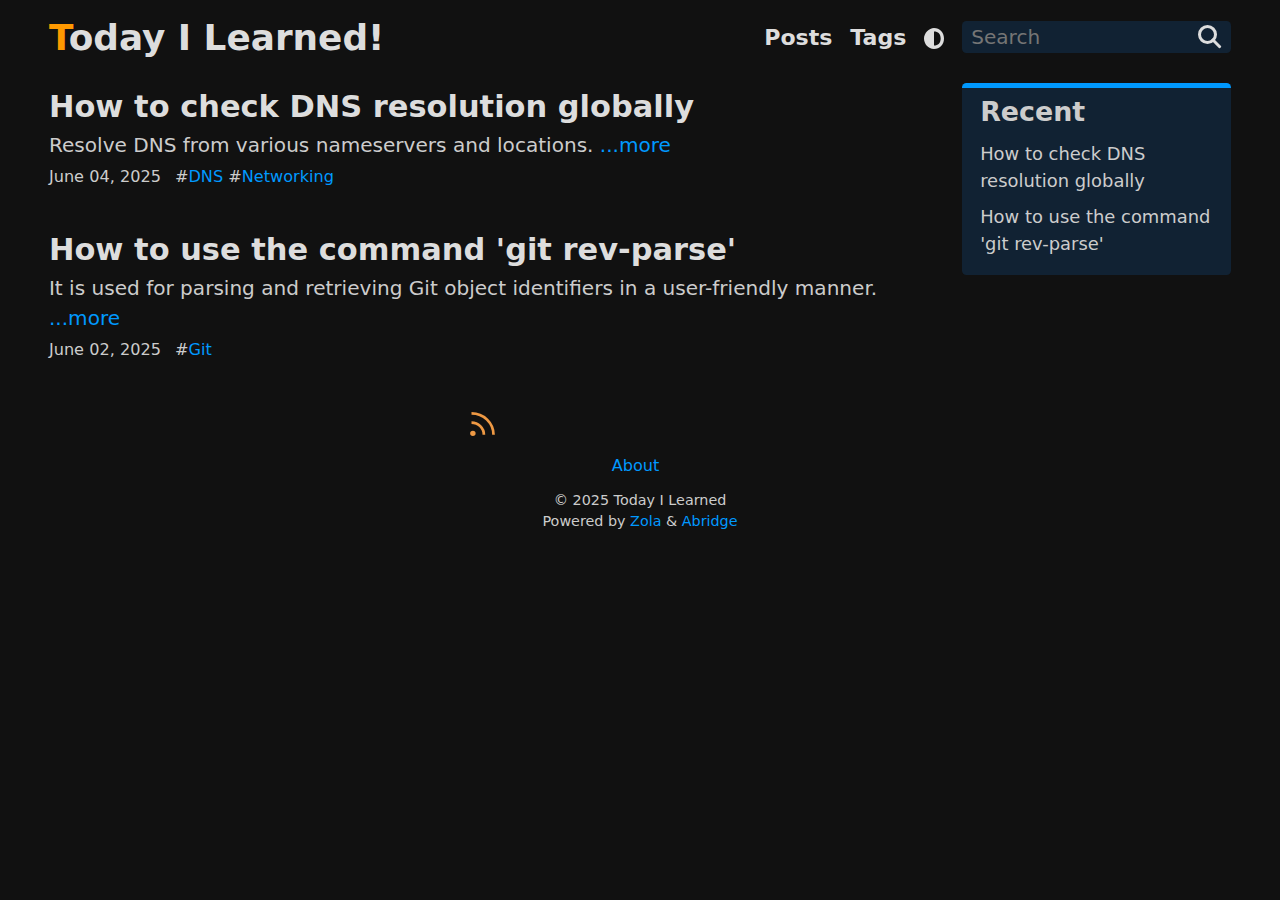
<file: index.html>
<!DOCTYPE html>
<html lang="en">
<head>
  <script src="https://gptparv.github.io/til/js/theme.min.js" integrity="sha384-pb++s6uBRKaQv+iAXpgA/H3IlpLZdO14tTwuCI7uXmz4aaZdByoCcM+6BhynMq/1"></script>
  <link rel="stylesheet" href="https://gptparv.github.io/til/abridge.css?h=13bb51e6f91ba948b2ca" />
  <meta charset="utf-8" />
  <meta http-equiv="x-ua-compatible" content="ie=edge" />
  <meta name="viewport" content="width=device-width, initial-scale=1" />
  <meta name="base" content="https://gptparv.github.io/til" />
  <meta name="HandheldFriendly" content="True" />
  <meta name="mobile-web-app-capable" content="yes" />
  <meta name="apple-mobile-web-app-capable" content="yes" />
  <meta name="apple-mobile-web-app-status-bar-style" content="default" />
  <meta name="theme-color" content="#333333" />
  <meta name="msapplication-TileColor" content="#333333" />
  <link rel="manifest" href="https://gptparv.github.io/til/manifest.min.json" />
  <link rel="mask-icon" href="https://gptparv.github.io/til/safari-pinned-tab.svg" color="#ff9900" />
  <link rel="icon" type="image/svg+xml" href="https://gptparv.github.io/til/favicon.svg" />
  <link rel="apple-touch-icon" sizes="180x180" href="https://gptparv.github.io/til/apple-touch-icon.png" />
  <link rel="icon" type="image/png" sizes="32x32" href="https://gptparv.github.io/til/favicon-32x32.png" />
  <link rel="icon" type="image/png" sizes="16x16" href="https://gptparv.github.io/til/favicon-16x16.png" />
  <link rel="alternate" type="application/atom+xml" title="Today I Learned Atom Feed" href="https://gptparv.github.io/til/atom.xml" />
  <meta name="robots" content="index, follow" />
  <meta name="googlebot" content="index, follow, max-snippet:-1, max-image-preview:large, max-video-preview:-1" />
  <meta name="bingbot" content="index, follow, max-snippet:-1, max-image-preview:large, max-video-preview:-1" />
  <title>Today I Learned | Fast, Lightweight, and Modern Zola Theme</title>
  <meta name="author" content="Parv G" />
  <meta name="copyright" content="Today I Learned" />
  <meta name="description" content="Developer journal to keep record of learnings and knowledge base." />
  <link rel="canonical" href="https://gptparv.github.io/til/" />
  <meta name="keywords" content="Abridge, Abridge.css, Zola, Theme, Zola Theme, getzola, Semantic Html, Fast, lightweight" />
  <meta name="google-site-verification" content="Your Google Site verification code." />
  <meta name="msvalidate.01" content="Your Bing Site verification code." />
  <meta property="og:url" content="https://gptparv.github.io/til/" />
  <meta name="twitter:url" content="https://gptparv.github.io/til/" />
  <meta property="og:description" content="Developer journal to keep record of learnings and knowledge base." />
  <meta name="twitter:description" content="Developer journal to keep record of learnings and knowledge base." />
  <meta property="og:title" content="Today I Learned" />
  <meta name="twitter:title" content="Today I Learned" />
  <meta name="twitter:card" content="summary_large_image" />
  <meta name="twitter:image" content="https://gptparv.github.io/til/banner.png" />
  <meta property="og:image" content="https://gptparv.github.io/til/banner.png" />
  <meta property="og:site_name" content="Today I Learned" />
  <meta property="og:locale" content="en_US" />
  <meta property="og:type" content="website" />
  <meta property="og:updated_time" content="2023-05-15T07:07:00-07:00" />
  <meta name="twitter:site" content="@your-user-name" />
  <meta name="twitter:creator" content="@your-user-name" />
  <script defer src="https://gptparv.github.io/til/js/abridge.min.js?h=e0f9a881a665c86cce9c" integrity="sha384-QF67y7RnPkuDrJNQqn3/7nYxqxWkW/qHI7zN0WTES1aXbf+TotoByRBb835fUE6U"></script>
  <noscript><link rel="stylesheet" href="https://gptparv.github.io/til/nojs.css" /></noscript>
</head>
<body>
  <header>
    <nav>
      <div><big><a href="https://gptparv.github.io/til" title="Today I Learned"><font color="#f90">T</font>oday I Learned!</a></big></div>
      <div>

        <div>
          <ul><li><a class="s110" href="https://gptparv.github.io/til/archive/"> Posts </a></li><li><a class="s110" href="https://gptparv.github.io/til/tags/"> Tags </a></li><li><i type="reset" id="mode" class="js svgs adjust"></i></ul>
        </div>

        <div>
          <div>
            <form autocomplete=off class="js" name="goSearch" id="searchbox">
              <div class="searchd">
                <input id="searchinput" type="text" placeholder="Search" title="Search" />
                <button type="submit" title="Search" class="svgs svgm search"></button>
              </div>
              <div class="results"><div id="suggestions"></div></div>
            </form>
          </div>
        </div>

      </div>
    </nav>
  </header>
  <main>
    <div>
      <article>
        <big><span class="s85"><a href="https://gptparv.github.io/til/bash/dns-check/">How to check DNS resolution globally</a></span></big>
        <div class="sum">
        <p>
          Resolve DNS from various nameservers and locations.
          <a href="https://gptparv.github.io/til/bash/dns-check/">
            ...more
          </a>
        </div>

        <span class="s90"> June 04, 2025 <span class="rpad"></span> #<a href="https://gptparv.github.io/til/tags/dns/">DNS</a>  #<a href="https://gptparv.github.io/til/tags/networking/">Networking</a> </span>
      </article>
      <article>
        <big><span class="s85"><a href="https://gptparv.github.io/til/git/rev-parse/">How to use the command 'git rev-parse'</a></span></big>
        <div class="sum">
        <p>
          It is used for parsing and retrieving Git object identifiers in a user-friendly manner.
          <a href="https://gptparv.github.io/til/git/rev-parse/">
            ...more
          </a>
        </div>

        <span class="s90"> June 02, 2025 <span class="rpad"></span> #<a href="https://gptparv.github.io/til/tags/git/">Git</a> </span>
      </article>
    </div>
    <div class="sblock">
      <div class="blockdiv sticky">
        <span class="b s150">Recent</span>
        <div class="tpad">
          <a href="https://gptparv.github.io/til/bash/dns-check/">How to check DNS resolution globally</a>
        </div>
        <div class="tpad">
          <a href="https://gptparv.github.io/til/git/rev-parse/">How to use the command 'git rev-parse'</a>
        </div>
      </div>
    </div>
  </main>
  <footer>
    <div class="c">
      <nav class="tpad"><div><a type="application/atom+xml" href="https://gptparv.github.io/til/atom.xml" target="_blank" title="Today I Learned Atom Feed"><i type="Button" class="svg rss" title="Today I Learned Atom Feed"></i></a><a class="js m-protected" href="#bmFtZUBleGFtcGxlLmNvbQ==" target="_blank" title="Mail"><i type="Button" class="svg mail" title="Mail"></i></a><a href="https://mastodon.example.com/@username" target="_blank" title="Mastodon" rel="me"><i type="Button" class="svg mastodon" title="Mastodon"></i></a><a href="https://matrix.example.com/" target="_blank" title="Element"><i type="Button" class="svg element" title="Element"></i></a><a href="https://github.com/your-user-name/" target="_blank" title="Github"><i type="Button" class="svg github" title="Github"></i></a><a href="https://www.instagram.com/your-user-name/" target="_blank" title="Instagram"><i type="Button" class="svg instagram" title="Instagram"></i></a><a href="https://www.youtube.com/channel&#x2F;your-channel-id" target="_blank" title="YouTube"><i type="Button" class="svg youtube" title="YouTube"></i></a><a href="https://www.twitch.tv/your-user-name/" target="_blank" title="Twitch"><i type="Button" class="svg twitch" title="Twitch"></i></a><a href="https://www.ko-fi.com/your-user-name/" target="_blank" title="Support me on Ko-fi"><i type="Button" class="svg kofi" title="Support me on Ko-fi"></i></a></div></nav>
      <nav class="vpad">
        <a class="rpad s90" href="https://gptparv.github.io/til/about/"> About </a>
      </nav>
      <p class="s80"> &copy; <span id="year">2025</span> Today I Learned</p>
      <p class="s80">Powered by <a href="https://www.getzola.org/" target="_blank">Zola</a> & <a href="https://github.com/jieiku/abridge/" target="_blank">Abridge</a></p>
    </div>
  </footer>
</body>
</html>
</file>
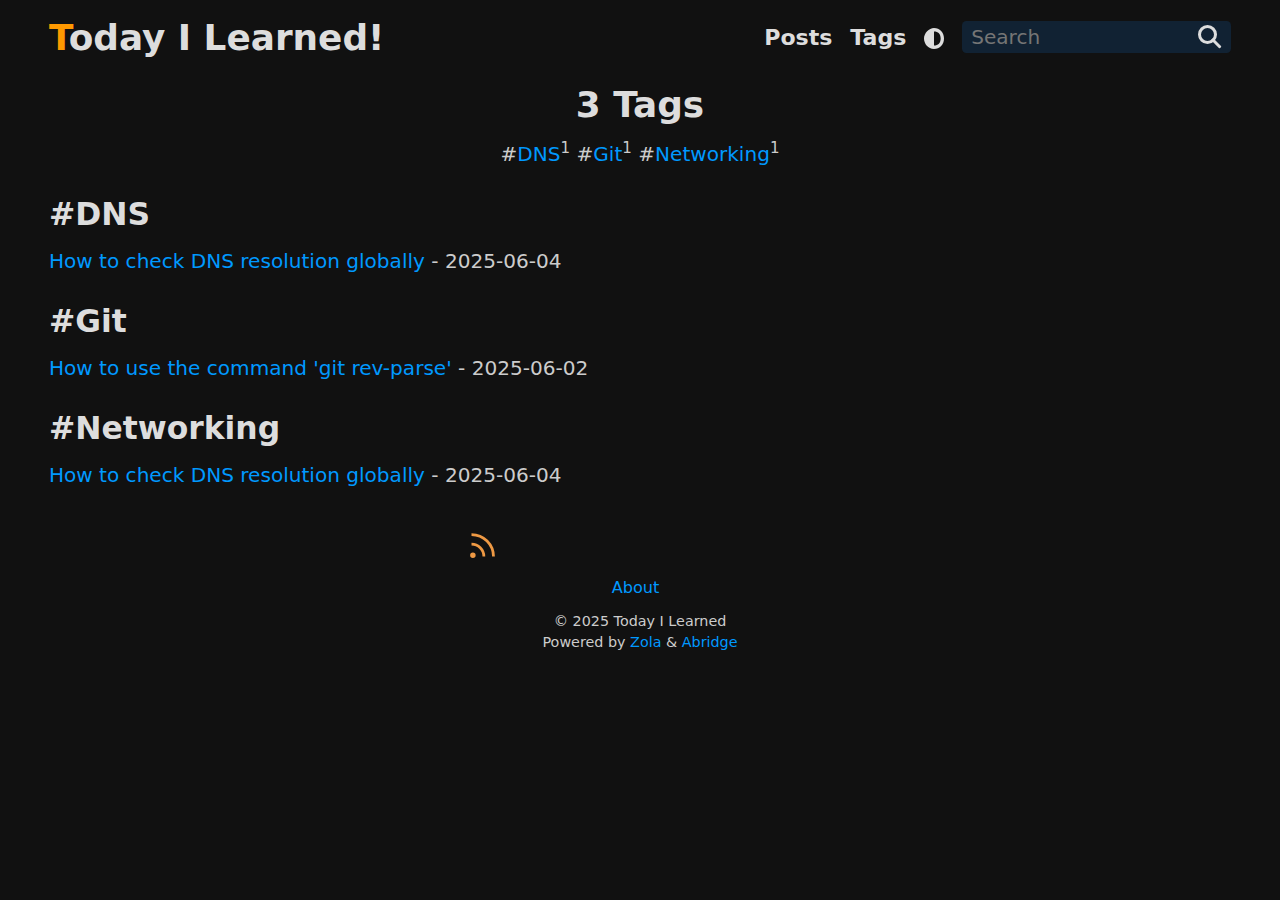
<file: tags/index.html>
<!DOCTYPE html>
<html lang="en">
<head>
  <script src="https://gptparv.github.io/til/js/theme.min.js" integrity="sha384-pb++s6uBRKaQv+iAXpgA/H3IlpLZdO14tTwuCI7uXmz4aaZdByoCcM+6BhynMq/1"></script>
  <link rel="stylesheet" href="https://gptparv.github.io/til/abridge.css?h=13bb51e6f91ba948b2ca" />
  <meta charset="utf-8" />
  <meta http-equiv="x-ua-compatible" content="ie=edge" />
  <meta name="viewport" content="width=device-width, initial-scale=1" />
  <meta name="base" content="https://gptparv.github.io/til" />
  <meta name="HandheldFriendly" content="True" />
  <meta name="mobile-web-app-capable" content="yes" />
  <meta name="apple-mobile-web-app-capable" content="yes" />
  <meta name="apple-mobile-web-app-status-bar-style" content="default" />
  <meta name="theme-color" content="#333333" />
  <meta name="msapplication-TileColor" content="#333333" />
  <link rel="manifest" href="https://gptparv.github.io/til/manifest.min.json" />
  <link rel="mask-icon" href="https://gptparv.github.io/til/safari-pinned-tab.svg" color="#ff9900" />
  <link rel="icon" type="image/svg+xml" href="https://gptparv.github.io/til/favicon.svg" />
  <link rel="apple-touch-icon" sizes="180x180" href="https://gptparv.github.io/til/apple-touch-icon.png" />
  <link rel="icon" type="image/png" sizes="32x32" href="https://gptparv.github.io/til/favicon-32x32.png" />
  <link rel="icon" type="image/png" sizes="16x16" href="https://gptparv.github.io/til/favicon-16x16.png" />
  <link rel="alternate" type="application/atom+xml" title="Today I Learned Atom Feed" href="https://gptparv.github.io/til/atom.xml" />
  <meta name="robots" content="index, follow" />
  <meta name="googlebot" content="index, follow, max-snippet:-1, max-image-preview:large, max-video-preview:-1" />
  <meta name="bingbot" content="index, follow, max-snippet:-1, max-image-preview:large, max-video-preview:-1" />
  <title>Tags | Today I Learned</title>
  <meta name="author" content="Parv G" />
  <meta name="copyright" content="Today I Learned" />
  <meta name="description" content="Developer journal to keep record of learnings and knowledge base." />
  <link rel="canonical" href="https://gptparv.github.io/til/tags/" />
  <meta name="keywords" content="Abridge, Abridge.css, Zola, Theme, Zola Theme, getzola, Semantic Html, Fast, lightweight" />
  <meta name="google-site-verification" content="Your Google Site verification code." />
  <meta name="msvalidate.01" content="Your Bing Site verification code." />
  <meta property="og:url" content="https://gptparv.github.io/til/tags/" />
  <meta name="twitter:url" content="https://gptparv.github.io/til/tags/" />
  <meta property="og:description" content="Developer journal to keep record of learnings and knowledge base." />
  <meta name="twitter:description" content="Developer journal to keep record of learnings and knowledge base." />
  <meta property="og:title" content="Today I Learned" />
  <meta name="twitter:title" content="Today I Learned" />
  <meta name="twitter:card" content="summary_large_image" />
  <meta name="twitter:image" content="https://gptparv.github.io/til/banner.png" />
  <meta property="og:image" content="https://gptparv.github.io/til/banner.png" />
  <meta property="og:site_name" content="Today I Learned" />
  <meta property="og:locale" content="en_US" />
  <meta property="og:type" content="website" />
  <meta property="og:updated_time" content="2023-05-15T07:07:00-07:00" />
  <meta name="twitter:site" content="@your-user-name" />
  <meta name="twitter:creator" content="@your-user-name" />
  <script defer src="https://gptparv.github.io/til/js/abridge.min.js?h=e0f9a881a665c86cce9c" integrity="sha384-QF67y7RnPkuDrJNQqn3/7nYxqxWkW/qHI7zN0WTES1aXbf+TotoByRBb835fUE6U"></script>
  <noscript><link rel="stylesheet" href="https://gptparv.github.io/til/nojs.css" /></noscript>
</head>
<body>
  <header>
    <nav>
      <div><big><a href="https://gptparv.github.io/til" title="Today I Learned"><font color="#f90">T</font>oday I Learned!</a></big></div>
      <div>

        <div>
          <ul><li><a class="s110" href="https://gptparv.github.io/til/archive/"> Posts </a></li><li><a class="s110" href="https://gptparv.github.io/til/tags/"> Tags </a></li><li><i type="reset" id="mode" class="js svgs adjust"></i></ul>
        </div>

        <div>
          <div>
            <form autocomplete=off class="js" name="goSearch" id="searchbox">
              <div class="searchd">
                <input id="searchinput" type="text" placeholder="Search" title="Search" />
                <button type="submit" title="Search" class="svgs svgm search"></button>
              </div>
              <div class="results"><div id="suggestions"></div></div>
            </form>
          </div>
        </div>

      </div>
    </nav>
  </header>
  <main>
    <div>
      <div class="c">
        <h1>3 Tags </h1>
        <p> #<a href="#DNS">DNS</a><sup>1</sup>  #<a href="#Git">Git</a><sup>1</sup>  #<a href="#Networking">Networking</a><sup>1</sup> </p>
      </div>
      <h2 class="tpad" id="DNS">#<a href="https://gptparv.github.io/til/tags/dns/">DNS</a></h2>
      <p><a href="https://gptparv.github.io/til/bash/dns-check/">How to check DNS resolution globally</a> - <time datetime="2025-06-04">2025-06-04</time></p>
      <h2 class="tpad" id="Git">#<a href="https://gptparv.github.io/til/tags/git/">Git</a></h2>
      <p><a href="https://gptparv.github.io/til/git/rev-parse/">How to use the command &#x27;git rev-parse&#x27;</a> - <time datetime="2025-06-02">2025-06-02</time></p>
      <h2 class="tpad" id="Networking">#<a href="https://gptparv.github.io/til/tags/networking/">Networking</a></h2>
      <p><a href="https://gptparv.github.io/til/bash/dns-check/">How to check DNS resolution globally</a> - <time datetime="2025-06-04">2025-06-04</time></p>
    </div>
  </main>
  <footer>
    <div class="c">
      <nav class="tpad"><div><a type="application/atom+xml" href="https://gptparv.github.io/til/atom.xml" target="_blank" title="Today I Learned Atom Feed"><i type="Button" class="svg rss" title="Today I Learned Atom Feed"></i></a><a class="js m-protected" href="#bmFtZUBleGFtcGxlLmNvbQ==" target="_blank" title="Mail"><i type="Button" class="svg mail" title="Mail"></i></a><a href="https://mastodon.example.com/@username" target="_blank" title="Mastodon" rel="me"><i type="Button" class="svg mastodon" title="Mastodon"></i></a><a href="https://matrix.example.com/" target="_blank" title="Element"><i type="Button" class="svg element" title="Element"></i></a><a href="https://github.com/your-user-name/" target="_blank" title="Github"><i type="Button" class="svg github" title="Github"></i></a><a href="https://www.instagram.com/your-user-name/" target="_blank" title="Instagram"><i type="Button" class="svg instagram" title="Instagram"></i></a><a href="https://www.youtube.com/channel&#x2F;your-channel-id" target="_blank" title="YouTube"><i type="Button" class="svg youtube" title="YouTube"></i></a><a href="https://www.twitch.tv/your-user-name/" target="_blank" title="Twitch"><i type="Button" class="svg twitch" title="Twitch"></i></a><a href="https://www.ko-fi.com/your-user-name/" target="_blank" title="Support me on Ko-fi"><i type="Button" class="svg kofi" title="Support me on Ko-fi"></i></a></div></nav>
      <nav class="vpad">
        <a class="rpad s90" href="https://gptparv.github.io/til/about/"> About </a>
      </nav>
      <p class="s80"> &copy; <span id="year">2025</span> Today I Learned</p>
      <p class="s80">Powered by <a href="https://www.getzola.org/" target="_blank">Zola</a> & <a href="https://github.com/jieiku/abridge/" target="_blank">Abridge</a></p>
    </div>
  </footer>
</body>
</html>
</file>
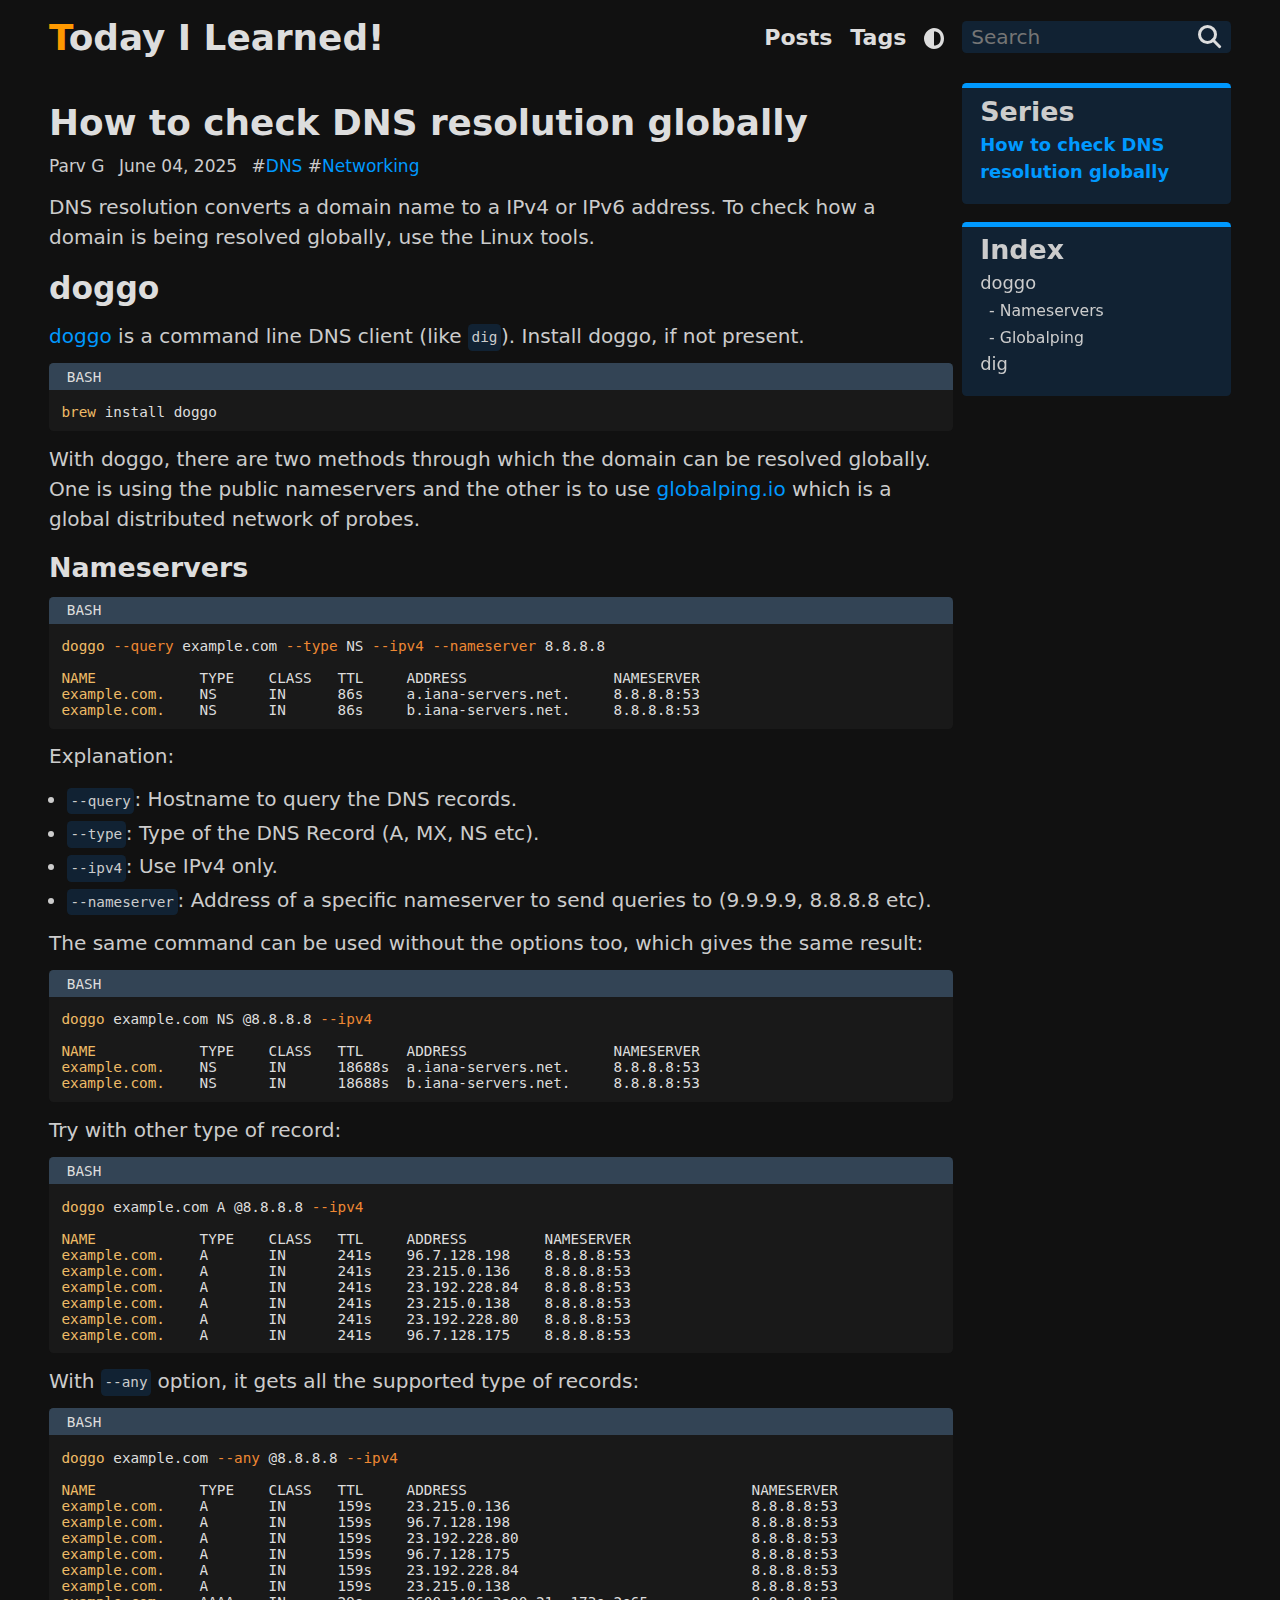
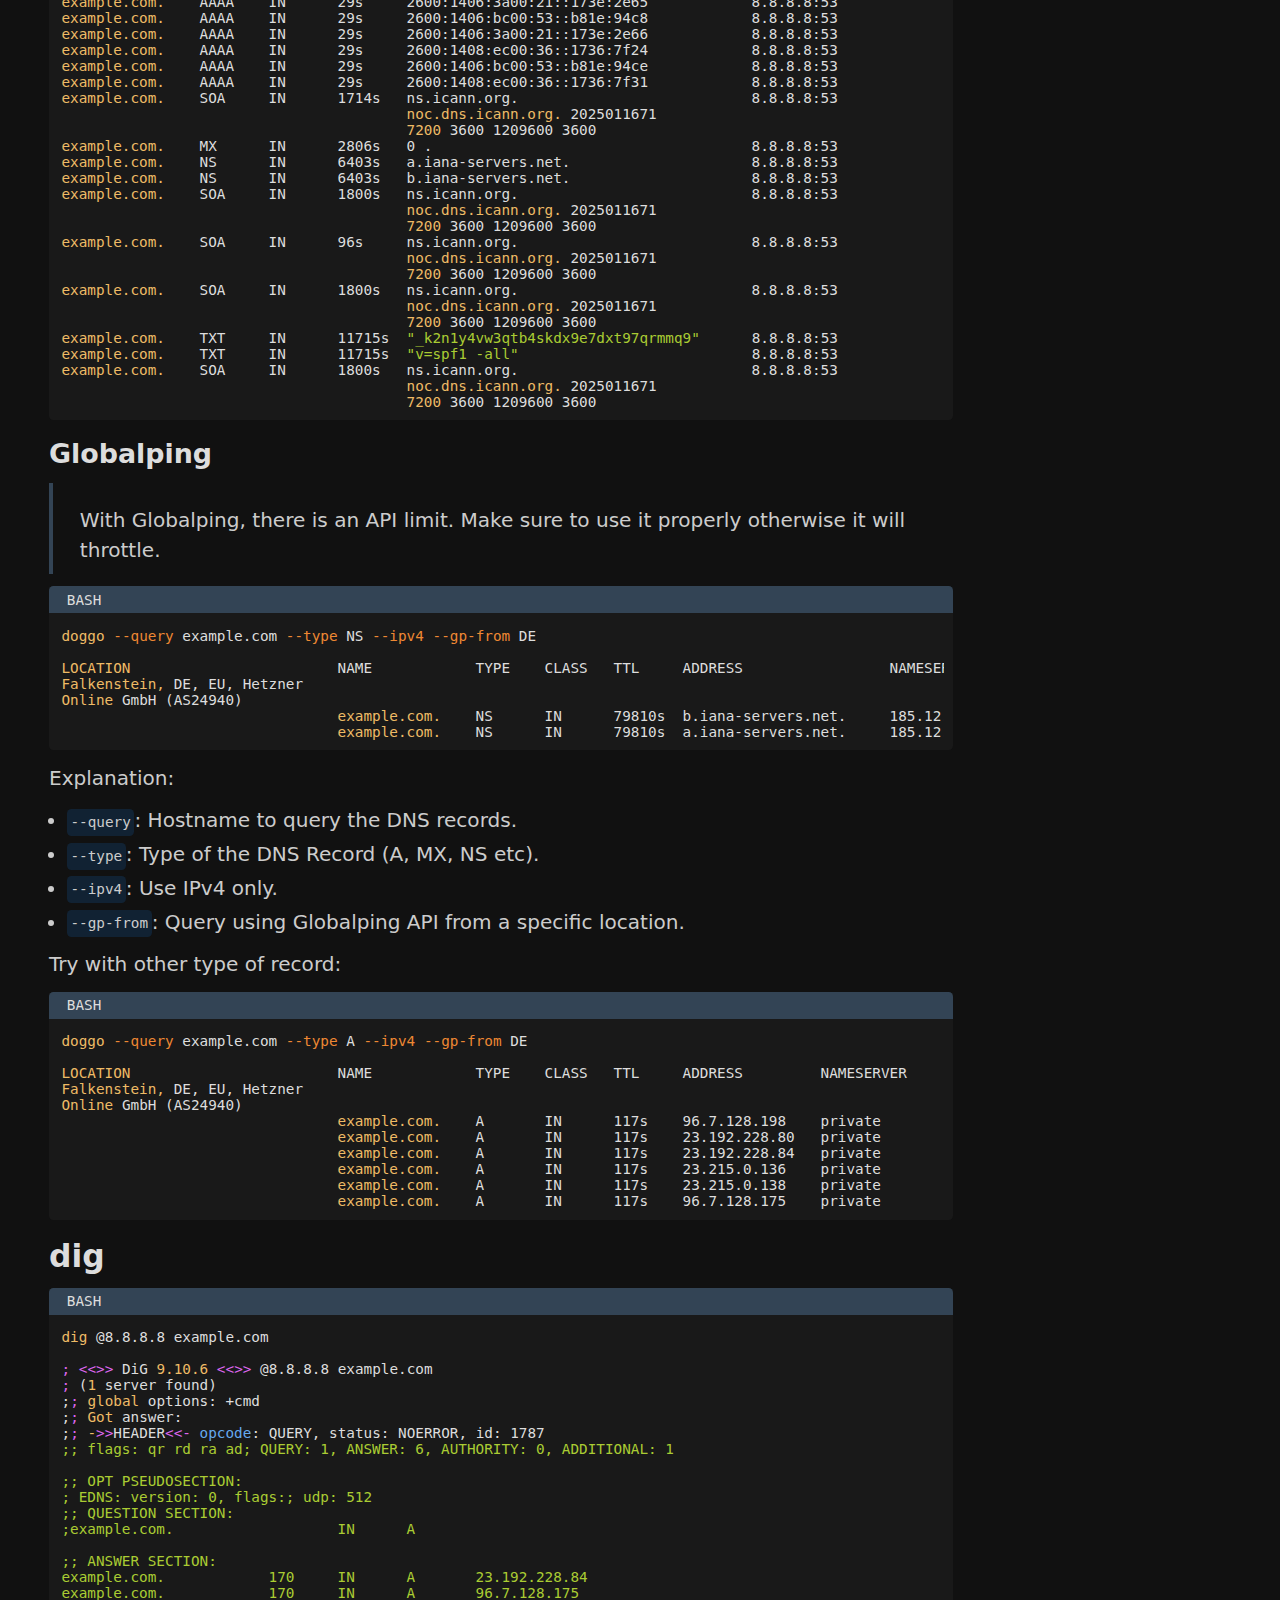
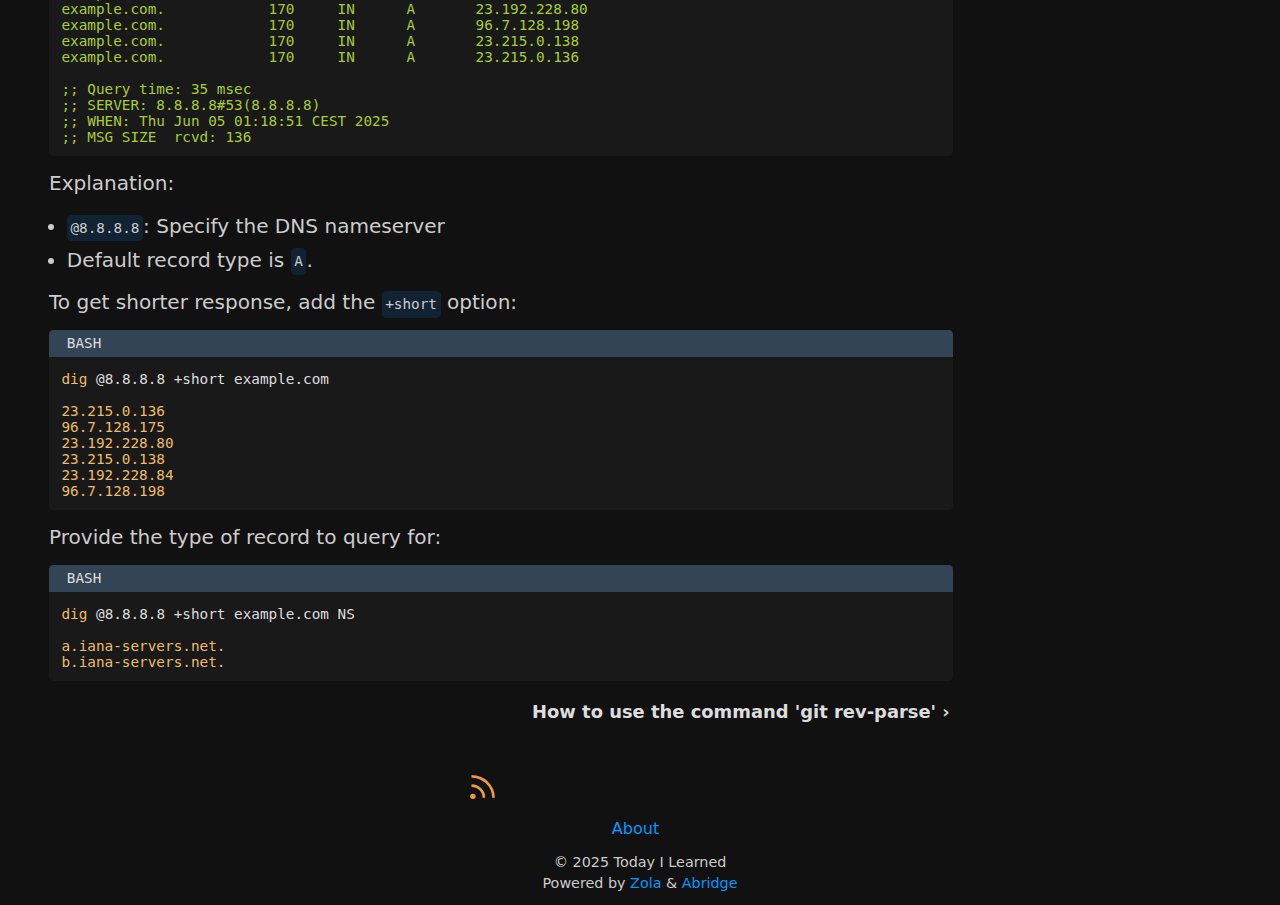
<file: bash/dns-check/index.html>
<!DOCTYPE html>
<html lang="en">
<head>
  <script src="https://gptparv.github.io/til/js/theme.min.js" integrity="sha384-pb++s6uBRKaQv+iAXpgA/H3IlpLZdO14tTwuCI7uXmz4aaZdByoCcM+6BhynMq/1"></script>
  <link rel="stylesheet" href="https://gptparv.github.io/til/abridge.css?h=13bb51e6f91ba948b2ca" />
  <meta charset="utf-8" />
  <meta http-equiv="x-ua-compatible" content="ie=edge" />
  <meta name="viewport" content="width=device-width, initial-scale=1" />
  <meta name="base" content="https://gptparv.github.io/til" />
  <meta name="HandheldFriendly" content="True" />
  <meta name="mobile-web-app-capable" content="yes" />
  <meta name="apple-mobile-web-app-capable" content="yes" />
  <meta name="apple-mobile-web-app-status-bar-style" content="default" />
  <meta name="theme-color" content="#333333" />
  <meta name="msapplication-TileColor" content="#333333" />
  <link rel="manifest" href="https://gptparv.github.io/til/manifest.min.json" />
  <link rel="mask-icon" href="https://gptparv.github.io/til/safari-pinned-tab.svg" color="#ff9900" />
  <link rel="icon" type="image/svg+xml" href="https://gptparv.github.io/til/favicon.svg" />
  <link rel="apple-touch-icon" sizes="180x180" href="https://gptparv.github.io/til/apple-touch-icon.png" />
  <link rel="icon" type="image/png" sizes="32x32" href="https://gptparv.github.io/til/favicon-32x32.png" />
  <link rel="icon" type="image/png" sizes="16x16" href="https://gptparv.github.io/til/favicon-16x16.png" />
  <link rel="alternate" type="application/atom+xml" title="Today I Learned Atom Feed" href="https://gptparv.github.io/til/atom.xml" />
  <meta name="robots" content="index, follow" />
  <meta name="googlebot" content="index, follow, max-snippet:-1, max-image-preview:large, max-video-preview:-1" />
  <meta name="bingbot" content="index, follow, max-snippet:-1, max-image-preview:large, max-video-preview:-1" />
  <title>How to check DNS resolution globally | Today I Learned</title>
  <meta name="author" content="Parv G" />
  <meta name="copyright" content="Today I Learned" />
  <meta name="description" content="Resolve DNS from various nameservers and locations." />
  <link rel="canonical" href="https://gptparv.github.io/til/bash/dns-check/" />
  <meta name="keywords" content="DNS, Abridge, Abridge.css, Zola, Theme, Zola Theme, getzola, Semantic Html, Fast, lightweight" />
  <meta name="google-site-verification" content="Your Google Site verification code." />
  <meta name="msvalidate.01" content="Your Bing Site verification code." />
  <meta property="og:url" content="https://gptparv.github.io/til/bash/dns-check/" />
  <meta name="twitter:url" content="https://gptparv.github.io/til/bash/dns-check/" />
  <meta property="og:description" content="Resolve DNS from various nameservers and locations." />
  <meta name="twitter:description" content="Resolve DNS from various nameservers and locations." />
  <meta property="og:title" content="How to check DNS resolution globally | Today I Learned" />
  <meta name="twitter:title" content="How to check DNS resolution globally | Today I Learned" />
  <meta name="twitter:card" content="summary_large_image" />
  <meta name="twitter:image" content="https://gptparv.github.io/til/banner.png" />
  <meta property="og:image" content="https://gptparv.github.io/til/banner.png" />
  <meta property="og:site_name" content="Today I Learned" />
  <meta property="og:locale" content="en_US" />
  <meta property="og:type" content="website" />
  <meta property="og:updated_time" content="2025-06-04" />
  <meta name="twitter:site" content="@your-user-name" />
  <meta name="twitter:creator" content="@your-user-name" />
  <script defer src="https://gptparv.github.io/til/js/abridge.min.js?h=e0f9a881a665c86cce9c" integrity="sha384-QF67y7RnPkuDrJNQqn3/7nYxqxWkW/qHI7zN0WTES1aXbf+TotoByRBb835fUE6U"></script>
  <noscript><link rel="stylesheet" href="https://gptparv.github.io/til/nojs.css" /></noscript>
</head>
<body>
  <header>
    <nav>
      <div><big><a href="https://gptparv.github.io/til" title="Today I Learned"><font color="#f90">T</font>oday I Learned!</a></big></div>
      <div>

        <div>
          <ul><li><a class="s110" href="https://gptparv.github.io/til/archive/"> Posts </a></li><li><a class="s110" href="https://gptparv.github.io/til/tags/"> Tags </a></li><li><i type="reset" id="mode" class="js svgs adjust"></i></ul>
        </div>

        <div>
          <div>
            <form autocomplete=off class="js" name="goSearch" id="searchbox">
              <div class="searchd">
                <input id="searchinput" type="text" placeholder="Search" title="Search" />
                <button type="submit" title="Search" class="svgs svgm search"></button>
              </div>
              <div class="results"><div id="suggestions"></div></div>
            </form>
          </div>
        </div>

      </div>
    </nav>
  </header>
  <main>
    <article>
      <h1><a href="https://gptparv.github.io/til/bash/dns-check/">How to check DNS resolution globally</a></h1>

      <span class="s95"> Parv G <span class="rpad"></span> June 04, 2025 <span class="rpad"></span> #<a href="https://gptparv.github.io/til/tags/dns/">DNS</a>  #<a href="https://gptparv.github.io/til/tags/networking/">Networking</a> </span>

    
        <div class="block">
      <div class="blockdiv">
        <a class="b s150" href="https://gptparv.github.io/til/tags/networking/">Networking (Series)</a><br>
            <a class="scur" href="https://gptparv.github.io/til/bash/dns-check/">How to check DNS resolution globally</a><br> 
          
      </div>
    </div>


<p>DNS resolution converts a domain name to a IPv4 or IPv6 address. To check how a domain is being resolved globally, use the Linux tools.</p>
<h2 id="doggo">doggo</h2>
<p><a rel="noopener" target="_blank" href="https://github.com/mr-karan/doggo">doggo</a> is a command line DNS client (like <code>dig</code>). Install doggo, if not present.</p>
<pre data-lang="bash" class="language-bash z-code"><code class="language-bash" data-lang="bash"><span class="z-source z-shell z-bash"><span class="z-meta z-function-call z-shell"><span class="z-variable z-function z-shell">brew</span></span><span class="z-meta z-function-call z-arguments z-shell"> install doggo</span>
</span></code></pre>
<p>With doggo, there are two methods through which the domain can be resolved globally. One is using the public nameservers and the other is to use <a rel="noopener" target="_blank" href="https://globalping.io/">globalping.io</a> which is a global distributed network of probes.</p>
<h3 id="nameservers">Nameservers</h3>
<pre data-lang="bash" class="language-bash z-code"><code class="language-bash" data-lang="bash"><span class="z-source z-shell z-bash"><span class="z-meta z-function-call z-shell"><span class="z-variable z-function z-shell">doggo</span></span><span class="z-meta z-function-call z-arguments z-shell"><span class="z-variable z-parameter z-option z-shell"><span class="z-punctuation z-definition z-parameter z-shell"> --</span>query</span> example.com<span class="z-variable z-parameter z-option z-shell"><span class="z-punctuation z-definition z-parameter z-shell"> --</span>type</span> NS<span class="z-variable z-parameter z-option z-shell"><span class="z-punctuation z-definition z-parameter z-shell"> --</span>ipv4</span><span class="z-variable z-parameter z-option z-shell"><span class="z-punctuation z-definition z-parameter z-shell"> --</span>nameserver</span> 8.8.8.8</span>
</span><span class="z-source z-shell z-bash">
</span><span class="z-source z-shell z-bash"><span class="z-meta z-function-call z-shell"><span class="z-variable z-function z-shell">NAME</span></span><span class="z-meta z-function-call z-arguments z-shell">            TYPE    CLASS   TTL     ADDRESS                 NAMESERVER </span>
</span><span class="z-source z-shell z-bash"><span class="z-meta z-function-call z-shell"><span class="z-variable z-function z-shell">example.com.</span></span><span class="z-meta z-function-call z-arguments z-shell">    NS      IN      86s     a.iana-servers.net.     8.8.8.8:53</span>
</span><span class="z-source z-shell z-bash"><span class="z-meta z-function-call z-shell"><span class="z-variable z-function z-shell">example.com.</span></span><span class="z-meta z-function-call z-arguments z-shell">    NS      IN      86s     b.iana-servers.net.     8.8.8.8:53</span>
</span></code></pre>
<p>Explanation:</p>
<ul>
<li><code>--query</code>: Hostname to query the DNS records.</li>
<li><code>--type</code>: Type of the DNS Record (A, MX, NS etc).</li>
<li><code>--ipv4</code>: Use IPv4 only.</li>
<li><code>--nameserver</code>: Address of a specific nameserver to send queries to (9.9.9.9, 8.8.8.8 etc).</li>
</ul>
<p>The same command can be used without the options too, which gives the same result:</p>
<pre data-lang="bash" class="language-bash z-code"><code class="language-bash" data-lang="bash"><span class="z-source z-shell z-bash"><span class="z-meta z-function-call z-shell"><span class="z-variable z-function z-shell">doggo</span></span><span class="z-meta z-function-call z-arguments z-shell"> example.com NS @8.8.8.8<span class="z-variable z-parameter z-option z-shell"><span class="z-punctuation z-definition z-parameter z-shell"> --</span>ipv4</span></span>
</span><span class="z-source z-shell z-bash">
</span><span class="z-source z-shell z-bash"><span class="z-meta z-function-call z-shell"><span class="z-variable z-function z-shell">NAME</span></span><span class="z-meta z-function-call z-arguments z-shell">            TYPE    CLASS   TTL     ADDRESS                 NAMESERVER </span>
</span><span class="z-source z-shell z-bash"><span class="z-meta z-function-call z-shell"><span class="z-variable z-function z-shell">example.com.</span></span><span class="z-meta z-function-call z-arguments z-shell">    NS      IN      18688s  a.iana-servers.net.     8.8.8.8:53</span>
</span><span class="z-source z-shell z-bash"><span class="z-meta z-function-call z-shell"><span class="z-variable z-function z-shell">example.com.</span></span><span class="z-meta z-function-call z-arguments z-shell">    NS      IN      18688s  b.iana-servers.net.     8.8.8.8:53</span>
</span></code></pre>
<p>Try with other type of record:</p>
<pre data-lang="bash" class="language-bash z-code"><code class="language-bash" data-lang="bash"><span class="z-source z-shell z-bash"><span class="z-meta z-function-call z-shell"><span class="z-variable z-function z-shell">doggo</span></span><span class="z-meta z-function-call z-arguments z-shell"> example.com A @8.8.8.8<span class="z-variable z-parameter z-option z-shell"><span class="z-punctuation z-definition z-parameter z-shell"> --</span>ipv4</span></span>
</span><span class="z-source z-shell z-bash">
</span><span class="z-source z-shell z-bash"><span class="z-meta z-function-call z-shell"><span class="z-variable z-function z-shell">NAME</span></span><span class="z-meta z-function-call z-arguments z-shell">            TYPE    CLASS   TTL     ADDRESS         NAMESERVER </span>
</span><span class="z-source z-shell z-bash"><span class="z-meta z-function-call z-shell"><span class="z-variable z-function z-shell">example.com.</span></span><span class="z-meta z-function-call z-arguments z-shell">    A       IN      241s    96.7.128.198    8.8.8.8:53</span>
</span><span class="z-source z-shell z-bash"><span class="z-meta z-function-call z-shell"><span class="z-variable z-function z-shell">example.com.</span></span><span class="z-meta z-function-call z-arguments z-shell">    A       IN      241s    23.215.0.136    8.8.8.8:53</span>
</span><span class="z-source z-shell z-bash"><span class="z-meta z-function-call z-shell"><span class="z-variable z-function z-shell">example.com.</span></span><span class="z-meta z-function-call z-arguments z-shell">    A       IN      241s    23.192.228.84   8.8.8.8:53</span>
</span><span class="z-source z-shell z-bash"><span class="z-meta z-function-call z-shell"><span class="z-variable z-function z-shell">example.com.</span></span><span class="z-meta z-function-call z-arguments z-shell">    A       IN      241s    23.215.0.138    8.8.8.8:53</span>
</span><span class="z-source z-shell z-bash"><span class="z-meta z-function-call z-shell"><span class="z-variable z-function z-shell">example.com.</span></span><span class="z-meta z-function-call z-arguments z-shell">    A       IN      241s    23.192.228.80   8.8.8.8:53</span>
</span><span class="z-source z-shell z-bash"><span class="z-meta z-function-call z-shell"><span class="z-variable z-function z-shell">example.com.</span></span><span class="z-meta z-function-call z-arguments z-shell">    A       IN      241s    96.7.128.175    8.8.8.8:53</span>
</span></code></pre>
<p>With <code>--any</code> option, it gets all the supported type of records:</p>
<pre data-lang="bash" class="language-bash z-code"><code class="language-bash" data-lang="bash"><span class="z-source z-shell z-bash"><span class="z-meta z-function-call z-shell"><span class="z-variable z-function z-shell">doggo</span></span><span class="z-meta z-function-call z-arguments z-shell"> example.com<span class="z-variable z-parameter z-option z-shell"><span class="z-punctuation z-definition z-parameter z-shell"> --</span>any</span> @8.8.8.8<span class="z-variable z-parameter z-option z-shell"><span class="z-punctuation z-definition z-parameter z-shell"> --</span>ipv4</span></span>
</span><span class="z-source z-shell z-bash">
</span><span class="z-source z-shell z-bash"><span class="z-meta z-function-call z-shell"><span class="z-variable z-function z-shell">NAME</span></span><span class="z-meta z-function-call z-arguments z-shell">            TYPE    CLASS   TTL     ADDRESS                                 NAMESERVER </span>
</span><span class="z-source z-shell z-bash"><span class="z-meta z-function-call z-shell"><span class="z-variable z-function z-shell">example.com.</span></span><span class="z-meta z-function-call z-arguments z-shell">    A       IN      159s    23.215.0.136                            8.8.8.8:53</span>
</span><span class="z-source z-shell z-bash"><span class="z-meta z-function-call z-shell"><span class="z-variable z-function z-shell">example.com.</span></span><span class="z-meta z-function-call z-arguments z-shell">    A       IN      159s    96.7.128.198                            8.8.8.8:53</span>
</span><span class="z-source z-shell z-bash"><span class="z-meta z-function-call z-shell"><span class="z-variable z-function z-shell">example.com.</span></span><span class="z-meta z-function-call z-arguments z-shell">    A       IN      159s    23.192.228.80                           8.8.8.8:53</span>
</span><span class="z-source z-shell z-bash"><span class="z-meta z-function-call z-shell"><span class="z-variable z-function z-shell">example.com.</span></span><span class="z-meta z-function-call z-arguments z-shell">    A       IN      159s    96.7.128.175                            8.8.8.8:53</span>
</span><span class="z-source z-shell z-bash"><span class="z-meta z-function-call z-shell"><span class="z-variable z-function z-shell">example.com.</span></span><span class="z-meta z-function-call z-arguments z-shell">    A       IN      159s    23.192.228.84                           8.8.8.8:53</span>
</span><span class="z-source z-shell z-bash"><span class="z-meta z-function-call z-shell"><span class="z-variable z-function z-shell">example.com.</span></span><span class="z-meta z-function-call z-arguments z-shell">    A       IN      159s    23.215.0.138                            8.8.8.8:53</span>
</span><span class="z-source z-shell z-bash"><span class="z-meta z-function-call z-shell"><span class="z-variable z-function z-shell">example.com.</span></span><span class="z-meta z-function-call z-arguments z-shell">    AAAA    IN      29s     2600:1406:3a00:21::173e:2e65            8.8.8.8:53</span>
</span><span class="z-source z-shell z-bash"><span class="z-meta z-function-call z-shell"><span class="z-variable z-function z-shell">example.com.</span></span><span class="z-meta z-function-call z-arguments z-shell">    AAAA    IN      29s     2600:1406:bc00:53::b81e:94c8            8.8.8.8:53</span>
</span><span class="z-source z-shell z-bash"><span class="z-meta z-function-call z-shell"><span class="z-variable z-function z-shell">example.com.</span></span><span class="z-meta z-function-call z-arguments z-shell">    AAAA    IN      29s     2600:1406:3a00:21::173e:2e66            8.8.8.8:53</span>
</span><span class="z-source z-shell z-bash"><span class="z-meta z-function-call z-shell"><span class="z-variable z-function z-shell">example.com.</span></span><span class="z-meta z-function-call z-arguments z-shell">    AAAA    IN      29s     2600:1408:ec00:36::1736:7f24            8.8.8.8:53</span>
</span><span class="z-source z-shell z-bash"><span class="z-meta z-function-call z-shell"><span class="z-variable z-function z-shell">example.com.</span></span><span class="z-meta z-function-call z-arguments z-shell">    AAAA    IN      29s     2600:1406:bc00:53::b81e:94ce            8.8.8.8:53</span>
</span><span class="z-source z-shell z-bash"><span class="z-meta z-function-call z-shell"><span class="z-variable z-function z-shell">example.com.</span></span><span class="z-meta z-function-call z-arguments z-shell">    AAAA    IN      29s     2600:1408:ec00:36::1736:7f31            8.8.8.8:53</span>
</span><span class="z-source z-shell z-bash"><span class="z-meta z-function-call z-shell"><span class="z-variable z-function z-shell">example.com.</span></span><span class="z-meta z-function-call z-arguments z-shell">    SOA     IN      1714s   ns.icann.org.                           8.8.8.8:53</span>
</span><span class="z-source z-shell z-bash">                                        <span class="z-meta z-function-call z-shell"><span class="z-variable z-function z-shell">noc.dns.icann.org.</span></span><span class="z-meta z-function-call z-arguments z-shell"> 2025011671                     </span>
</span><span class="z-source z-shell z-bash">                                        <span class="z-meta z-function-call z-shell"><span class="z-variable z-function z-shell">7200</span></span><span class="z-meta z-function-call z-arguments z-shell"> 3600 1209600 3600                            </span>
</span><span class="z-source z-shell z-bash"><span class="z-meta z-function-call z-shell"><span class="z-variable z-function z-shell">example.com.</span></span><span class="z-meta z-function-call z-arguments z-shell">    MX      IN      2806s   0 .                                     8.8.8.8:53</span>
</span><span class="z-source z-shell z-bash"><span class="z-meta z-function-call z-shell"><span class="z-variable z-function z-shell">example.com.</span></span><span class="z-meta z-function-call z-arguments z-shell">    NS      IN      6403s   a.iana-servers.net.                     8.8.8.8:53</span>
</span><span class="z-source z-shell z-bash"><span class="z-meta z-function-call z-shell"><span class="z-variable z-function z-shell">example.com.</span></span><span class="z-meta z-function-call z-arguments z-shell">    NS      IN      6403s   b.iana-servers.net.                     8.8.8.8:53</span>
</span><span class="z-source z-shell z-bash"><span class="z-meta z-function-call z-shell"><span class="z-variable z-function z-shell">example.com.</span></span><span class="z-meta z-function-call z-arguments z-shell">    SOA     IN      1800s   ns.icann.org.                           8.8.8.8:53</span>
</span><span class="z-source z-shell z-bash">                                        <span class="z-meta z-function-call z-shell"><span class="z-variable z-function z-shell">noc.dns.icann.org.</span></span><span class="z-meta z-function-call z-arguments z-shell"> 2025011671                     </span>
</span><span class="z-source z-shell z-bash">                                        <span class="z-meta z-function-call z-shell"><span class="z-variable z-function z-shell">7200</span></span><span class="z-meta z-function-call z-arguments z-shell"> 3600 1209600 3600                            </span>
</span><span class="z-source z-shell z-bash"><span class="z-meta z-function-call z-shell"><span class="z-variable z-function z-shell">example.com.</span></span><span class="z-meta z-function-call z-arguments z-shell">    SOA     IN      96s     ns.icann.org.                           8.8.8.8:53</span>
</span><span class="z-source z-shell z-bash">                                        <span class="z-meta z-function-call z-shell"><span class="z-variable z-function z-shell">noc.dns.icann.org.</span></span><span class="z-meta z-function-call z-arguments z-shell"> 2025011671                     </span>
</span><span class="z-source z-shell z-bash">                                        <span class="z-meta z-function-call z-shell"><span class="z-variable z-function z-shell">7200</span></span><span class="z-meta z-function-call z-arguments z-shell"> 3600 1209600 3600                            </span>
</span><span class="z-source z-shell z-bash"><span class="z-meta z-function-call z-shell"><span class="z-variable z-function z-shell">example.com.</span></span><span class="z-meta z-function-call z-arguments z-shell">    SOA     IN      1800s   ns.icann.org.                           8.8.8.8:53</span>
</span><span class="z-source z-shell z-bash">                                        <span class="z-meta z-function-call z-shell"><span class="z-variable z-function z-shell">noc.dns.icann.org.</span></span><span class="z-meta z-function-call z-arguments z-shell"> 2025011671                     </span>
</span><span class="z-source z-shell z-bash">                                        <span class="z-meta z-function-call z-shell"><span class="z-variable z-function z-shell">7200</span></span><span class="z-meta z-function-call z-arguments z-shell"> 3600 1209600 3600                            </span>
</span><span class="z-source z-shell z-bash"><span class="z-meta z-function-call z-shell"><span class="z-variable z-function z-shell">example.com.</span></span><span class="z-meta z-function-call z-arguments z-shell">    TXT     IN      11715s  <span class="z-string z-quoted z-double z-shell"><span class="z-punctuation z-definition z-string z-begin z-shell">&quot;</span>_k2n1y4vw3qtb4skdx9e7dxt97qrmmq9<span class="z-punctuation z-definition z-string z-end z-shell">&quot;</span></span>      8.8.8.8:53</span>
</span><span class="z-source z-shell z-bash"><span class="z-meta z-function-call z-shell"><span class="z-variable z-function z-shell">example.com.</span></span><span class="z-meta z-function-call z-arguments z-shell">    TXT     IN      11715s  <span class="z-string z-quoted z-double z-shell"><span class="z-punctuation z-definition z-string z-begin z-shell">&quot;</span>v=spf1 -all<span class="z-punctuation z-definition z-string z-end z-shell">&quot;</span></span>                           8.8.8.8:53</span>
</span><span class="z-source z-shell z-bash"><span class="z-meta z-function-call z-shell"><span class="z-variable z-function z-shell">example.com.</span></span><span class="z-meta z-function-call z-arguments z-shell">    SOA     IN      1800s   ns.icann.org.                           8.8.8.8:53</span>
</span><span class="z-source z-shell z-bash">                                        <span class="z-meta z-function-call z-shell"><span class="z-variable z-function z-shell">noc.dns.icann.org.</span></span><span class="z-meta z-function-call z-arguments z-shell"> 2025011671                     </span>
</span><span class="z-source z-shell z-bash">                                        <span class="z-meta z-function-call z-shell"><span class="z-variable z-function z-shell">7200</span></span><span class="z-meta z-function-call z-arguments z-shell"> 3600 1209600 3600         </span>
</span></code></pre>
<h3 id="globalping">Globalping</h3>
<blockquote>
<p>With Globalping, there is an API limit. Make sure to use it properly otherwise it will throttle.</p>
</blockquote>
<pre data-lang="bash" class="language-bash z-code"><code class="language-bash" data-lang="bash"><span class="z-source z-shell z-bash"><span class="z-meta z-function-call z-shell"><span class="z-variable z-function z-shell">doggo</span></span><span class="z-meta z-function-call z-arguments z-shell"><span class="z-variable z-parameter z-option z-shell"><span class="z-punctuation z-definition z-parameter z-shell"> --</span>query</span> example.com<span class="z-variable z-parameter z-option z-shell"><span class="z-punctuation z-definition z-parameter z-shell"> --</span>type</span> NS<span class="z-variable z-parameter z-option z-shell"><span class="z-punctuation z-definition z-parameter z-shell"> --</span>ipv4</span><span class="z-variable z-parameter z-option z-shell"><span class="z-punctuation z-definition z-parameter z-shell"> --</span>gp-from</span> DE</span>
</span><span class="z-source z-shell z-bash">
</span><span class="z-source z-shell z-bash"><span class="z-meta z-function-call z-shell"><span class="z-variable z-function z-shell">LOCATION</span></span><span class="z-meta z-function-call z-arguments z-shell">                        NAME            TYPE    CLASS   TTL     ADDRESS                 NAMESERVER  </span>
</span><span class="z-source z-shell z-bash"><span class="z-meta z-function-call z-shell"><span class="z-variable z-function z-shell">Falkenstein,</span></span><span class="z-meta z-function-call z-arguments z-shell"> DE, EU, Hetzner                                                                               </span>
</span><span class="z-source z-shell z-bash"><span class="z-meta z-function-call z-shell"><span class="z-variable z-function z-shell">Online</span></span><span class="z-meta z-function-call z-arguments z-shell"> GmbH (AS24940</span><span class="z-meta z-function-call z-shell"></span>)                                                                                      
</span><span class="z-source z-shell z-bash">                                <span class="z-meta z-function-call z-shell"><span class="z-variable z-function z-shell">example.com.</span></span><span class="z-meta z-function-call z-arguments z-shell">    NS      IN      79810s  b.iana-servers.net.     185.12.64.2</span>
</span><span class="z-source z-shell z-bash">                                <span class="z-meta z-function-call z-shell"><span class="z-variable z-function z-shell">example.com.</span></span><span class="z-meta z-function-call z-arguments z-shell">    NS      IN      79810s  a.iana-servers.net.     185.12.64.2</span>
</span></code></pre>
<p>Explanation:</p>
<ul>
<li><code>--query</code>: Hostname to query the DNS records.</li>
<li><code>--type</code>: Type of the DNS Record (A, MX, NS etc).</li>
<li><code>--ipv4</code>: Use IPv4 only.</li>
<li><code>--gp-from</code>: Query using Globalping API from a specific location.</li>
</ul>
<p>Try with other type of record:</p>
<pre data-lang="bash" class="language-bash z-code"><code class="language-bash" data-lang="bash"><span class="z-source z-shell z-bash"><span class="z-meta z-function-call z-shell"><span class="z-variable z-function z-shell">doggo</span></span><span class="z-meta z-function-call z-arguments z-shell"><span class="z-variable z-parameter z-option z-shell"><span class="z-punctuation z-definition z-parameter z-shell"> --</span>query</span> example.com<span class="z-variable z-parameter z-option z-shell"><span class="z-punctuation z-definition z-parameter z-shell"> --</span>type</span> A<span class="z-variable z-parameter z-option z-shell"><span class="z-punctuation z-definition z-parameter z-shell"> --</span>ipv4</span><span class="z-variable z-parameter z-option z-shell"><span class="z-punctuation z-definition z-parameter z-shell"> --</span>gp-from</span> DE</span>
</span><span class="z-source z-shell z-bash">
</span><span class="z-source z-shell z-bash"><span class="z-meta z-function-call z-shell"><span class="z-variable z-function z-shell">LOCATION</span></span><span class="z-meta z-function-call z-arguments z-shell">                        NAME            TYPE    CLASS   TTL     ADDRESS         NAMESERVER </span>
</span><span class="z-source z-shell z-bash"><span class="z-meta z-function-call z-shell"><span class="z-variable z-function z-shell">Falkenstein,</span></span><span class="z-meta z-function-call z-arguments z-shell"> DE, EU, Hetzner                                                                      </span>
</span><span class="z-source z-shell z-bash"><span class="z-meta z-function-call z-shell"><span class="z-variable z-function z-shell">Online</span></span><span class="z-meta z-function-call z-arguments z-shell"> GmbH (AS24940</span><span class="z-meta z-function-call z-shell"></span>)                                                                             
</span><span class="z-source z-shell z-bash">                                <span class="z-meta z-function-call z-shell"><span class="z-variable z-function z-shell">example.com.</span></span><span class="z-meta z-function-call z-arguments z-shell">    A       IN      117s    96.7.128.198    private   </span>
</span><span class="z-source z-shell z-bash">                                <span class="z-meta z-function-call z-shell"><span class="z-variable z-function z-shell">example.com.</span></span><span class="z-meta z-function-call z-arguments z-shell">    A       IN      117s    23.192.228.80   private   </span>
</span><span class="z-source z-shell z-bash">                                <span class="z-meta z-function-call z-shell"><span class="z-variable z-function z-shell">example.com.</span></span><span class="z-meta z-function-call z-arguments z-shell">    A       IN      117s    23.192.228.84   private   </span>
</span><span class="z-source z-shell z-bash">                                <span class="z-meta z-function-call z-shell"><span class="z-variable z-function z-shell">example.com.</span></span><span class="z-meta z-function-call z-arguments z-shell">    A       IN      117s    23.215.0.136    private   </span>
</span><span class="z-source z-shell z-bash">                                <span class="z-meta z-function-call z-shell"><span class="z-variable z-function z-shell">example.com.</span></span><span class="z-meta z-function-call z-arguments z-shell">    A       IN      117s    23.215.0.138    private   </span>
</span><span class="z-source z-shell z-bash">                                <span class="z-meta z-function-call z-shell"><span class="z-variable z-function z-shell">example.com.</span></span><span class="z-meta z-function-call z-arguments z-shell">    A       IN      117s    96.7.128.175    private   </span>
</span></code></pre>
<h2 id="dig">dig</h2>
<pre data-lang="bash" class="language-bash z-code"><code class="language-bash" data-lang="bash"><span class="z-source z-shell z-bash"><span class="z-meta z-function-call z-shell"><span class="z-variable z-function z-shell">dig</span></span><span class="z-meta z-function-call z-arguments z-shell"> @8.8.8.8 example.com</span>
</span><span class="z-source z-shell z-bash">
</span><span class="z-source z-shell z-bash"><span class="z-meta z-function-call z-shell"></span><span class="z-keyword z-operator z-logical z-continue z-shell">;</span> <span class="z-keyword z-operator z-assignment z-redirection z-shell">&lt;</span><span class="z-keyword z-operator z-assignment z-redirection z-shell">&lt;</span><span class="z-keyword z-operator z-assignment z-redirection z-shell">&gt;&gt;</span> DiG <span class="z-meta z-function-call z-shell"><span class="z-variable z-function z-shell">9.10.6</span></span><span class="z-meta z-function-call z-arguments z-shell"> <span class="z-keyword z-operator z-assignment z-redirection z-shell">&lt;</span><span class="z-keyword z-operator z-assignment z-redirection z-shell">&lt;</span><span class="z-keyword z-operator z-assignment z-redirection z-shell">&gt;&gt;</span> @8.8.8.8 example.com</span>
</span><span class="z-source z-shell z-bash"><span class="z-meta z-function-call z-shell"></span><span class="z-keyword z-operator z-logical z-continue z-shell">;</span> <span class="z-punctuation z-definition z-compound z-begin z-shell">(</span><span class="z-meta z-function-call z-shell"><span class="z-variable z-function z-shell">1</span></span><span class="z-meta z-function-call z-arguments z-shell"> server found</span><span class="z-punctuation z-definition z-compound z-end z-shell">)</span>
</span><span class="z-source z-shell z-bash"><span class="z-meta z-function-call z-shell"></span>;<span class="z-keyword z-operator z-logical z-continue z-shell">;</span> <span class="z-meta z-function-call z-shell"><span class="z-variable z-function z-shell">global</span></span><span class="z-meta z-function-call z-arguments z-shell"> options: +cmd</span>
</span><span class="z-source z-shell z-bash"><span class="z-meta z-function-call z-shell"></span>;<span class="z-keyword z-operator z-logical z-continue z-shell">;</span> <span class="z-meta z-function-call z-shell"><span class="z-variable z-function z-shell">Got</span></span><span class="z-meta z-function-call z-arguments z-shell"> answer:</span>
</span><span class="z-source z-shell z-bash"><span class="z-meta z-function-call z-shell"></span>;<span class="z-keyword z-operator z-logical z-continue z-shell">;</span> <span class="z-meta z-function-call z-shell"><span class="z-variable z-function z-shell">-</span></span><span class="z-meta z-function-call z-arguments z-shell"><span class="z-keyword z-operator z-assignment z-redirection z-shell">&gt;&gt;</span>HEADER<span class="z-string z-unquoted z-heredoc z-shell"><span class="z-keyword z-operator z-assignment z-redirection z-shell">&lt;&lt;-</span> <span class="z-keyword z-control z-heredoc-token z-shell">opcode</span></span><span class="z-meta z-function-call z-arguments z-shell">: QUERY, status: NOERROR, id: 1787</span><span class="z-string z-unquoted z-heredoc z-shell">
</span></span></span><span class="z-source z-shell z-bash"><span class="z-meta z-function-call z-arguments z-shell"><span class="z-string z-unquoted z-heredoc z-shell">;; flags: qr rd ra ad; QUERY: 1, ANSWER: 6, AUTHORITY: 0, ADDITIONAL: 1
</span></span></span><span class="z-source z-shell z-bash"><span class="z-meta z-function-call z-arguments z-shell"><span class="z-string z-unquoted z-heredoc z-shell">
</span></span></span><span class="z-source z-shell z-bash"><span class="z-meta z-function-call z-arguments z-shell"><span class="z-string z-unquoted z-heredoc z-shell">;; OPT PSEUDOSECTION:
</span></span></span><span class="z-source z-shell z-bash"><span class="z-meta z-function-call z-arguments z-shell"><span class="z-string z-unquoted z-heredoc z-shell">; EDNS: version: 0, flags:; udp: 512
</span></span></span><span class="z-source z-shell z-bash"><span class="z-meta z-function-call z-arguments z-shell"><span class="z-string z-unquoted z-heredoc z-shell">;; QUESTION SECTION:
</span></span></span><span class="z-source z-shell z-bash"><span class="z-meta z-function-call z-arguments z-shell"><span class="z-string z-unquoted z-heredoc z-shell">;example.com.                   IN      A
</span></span></span><span class="z-source z-shell z-bash"><span class="z-meta z-function-call z-arguments z-shell"><span class="z-string z-unquoted z-heredoc z-shell">
</span></span></span><span class="z-source z-shell z-bash"><span class="z-meta z-function-call z-arguments z-shell"><span class="z-string z-unquoted z-heredoc z-shell">;; ANSWER SECTION:
</span></span></span><span class="z-source z-shell z-bash"><span class="z-meta z-function-call z-arguments z-shell"><span class="z-string z-unquoted z-heredoc z-shell">example.com.            170     IN      A       23.192.228.84
</span></span></span><span class="z-source z-shell z-bash"><span class="z-meta z-function-call z-arguments z-shell"><span class="z-string z-unquoted z-heredoc z-shell">example.com.            170     IN      A       96.7.128.175
</span></span></span><span class="z-source z-shell z-bash"><span class="z-meta z-function-call z-arguments z-shell"><span class="z-string z-unquoted z-heredoc z-shell">example.com.            170     IN      A       23.192.228.80
</span></span></span><span class="z-source z-shell z-bash"><span class="z-meta z-function-call z-arguments z-shell"><span class="z-string z-unquoted z-heredoc z-shell">example.com.            170     IN      A       96.7.128.198
</span></span></span><span class="z-source z-shell z-bash"><span class="z-meta z-function-call z-arguments z-shell"><span class="z-string z-unquoted z-heredoc z-shell">example.com.            170     IN      A       23.215.0.138
</span></span></span><span class="z-source z-shell z-bash"><span class="z-meta z-function-call z-arguments z-shell"><span class="z-string z-unquoted z-heredoc z-shell">example.com.            170     IN      A       23.215.0.136
</span></span></span><span class="z-source z-shell z-bash"><span class="z-meta z-function-call z-arguments z-shell"><span class="z-string z-unquoted z-heredoc z-shell">
</span></span></span><span class="z-source z-shell z-bash"><span class="z-meta z-function-call z-arguments z-shell"><span class="z-string z-unquoted z-heredoc z-shell">;; Query time: 35 msec
</span></span></span><span class="z-source z-shell z-bash"><span class="z-meta z-function-call z-arguments z-shell"><span class="z-string z-unquoted z-heredoc z-shell">;; SERVER: 8.8.8.8#53(8.8.8.8)
</span></span></span><span class="z-source z-shell z-bash"><span class="z-meta z-function-call z-arguments z-shell"><span class="z-string z-unquoted z-heredoc z-shell">;; WHEN: Thu Jun 05 01:18:51 CEST 2025
</span></span></span><span class="z-source z-shell z-bash"><span class="z-meta z-function-call z-arguments z-shell"><span class="z-string z-unquoted z-heredoc z-shell">;; MSG SIZE  rcvd: 136
</span></span></span></code></pre>
<p>Explanation:</p>
<ul>
<li><code>@8.8.8.8</code>: Specify the DNS nameserver</li>
<li>Default record type is <code>A</code>.</li>
</ul>
<p>To get shorter response, add the <code>+short</code> option:</p>
<pre data-lang="bash" class="language-bash z-code"><code class="language-bash" data-lang="bash"><span class="z-source z-shell z-bash"><span class="z-meta z-function-call z-shell"><span class="z-variable z-function z-shell">dig</span></span><span class="z-meta z-function-call z-arguments z-shell"> @8.8.8.8 +short example.com</span>
</span><span class="z-source z-shell z-bash">
</span><span class="z-source z-shell z-bash"><span class="z-meta z-function-call z-shell"><span class="z-variable z-function z-shell">23.215.0.136</span></span>
</span><span class="z-source z-shell z-bash"><span class="z-meta z-function-call z-shell"><span class="z-variable z-function z-shell">96.7.128.175</span></span>
</span><span class="z-source z-shell z-bash"><span class="z-meta z-function-call z-shell"><span class="z-variable z-function z-shell">23.192.228.80</span></span>
</span><span class="z-source z-shell z-bash"><span class="z-meta z-function-call z-shell"><span class="z-variable z-function z-shell">23.215.0.138</span></span>
</span><span class="z-source z-shell z-bash"><span class="z-meta z-function-call z-shell"><span class="z-variable z-function z-shell">23.192.228.84</span></span>
</span><span class="z-source z-shell z-bash"><span class="z-meta z-function-call z-shell"><span class="z-variable z-function z-shell">96.7.128.198</span></span>
</span></code></pre>
<p>Provide the type of record to query for:</p>
<pre data-lang="bash" class="language-bash z-code"><code class="language-bash" data-lang="bash"><span class="z-source z-shell z-bash"><span class="z-meta z-function-call z-shell"><span class="z-variable z-function z-shell">dig</span></span><span class="z-meta z-function-call z-arguments z-shell"> @8.8.8.8 +short example.com NS</span>
</span><span class="z-source z-shell z-bash">
</span><span class="z-source z-shell z-bash"><span class="z-meta z-function-call z-shell"><span class="z-variable z-function z-shell">a.iana-servers.net.</span></span>
</span><span class="z-source z-shell z-bash"><span class="z-meta z-function-call z-shell"><span class="z-variable z-function z-shell">b.iana-servers.net.</span></span>
</span></code></pre>

      <nav>
        <div>
        </div>
        <div>
          <a href="https://gptparv.github.io/til/git/rev-parse/"> How to use the command 'git rev-parse' &#8250;</a>
        </div>
      </nav>
    </article>

    <div class="sblock">
      <div class="blockdiv">
        <a class="b s150" href="https://gptparv.github.io/til/tags/networking/">Series</a><br>
            
      <a class="scur" href="https://gptparv.github.io/til/bash/dns-check/">How to check DNS resolution globally</a><br>
    
      </div>
      <div class="blockdiv sticky">
        <a class="b s150" href="#">Index</a>
        <div>
          <a href="#doggo">doggo</a>
        </div>
        <div class="hpad">
          <a href="#nameservers"><small>- Nameservers</small></a>
        </div>
        <div class="hpad">
          <a href="#globalping"><small>- Globalping</small></a>
        </div>
        <div>
          <a href="#dig">dig</a>
        </div>
      </div>
    </div>
  </main>
  <footer>
    <div class="c">
      <nav class="tpad"><div><a type="application/atom+xml" href="https://gptparv.github.io/til/atom.xml" target="_blank" title="Today I Learned Atom Feed"><i type="Button" class="svg rss" title="Today I Learned Atom Feed"></i></a><a class="js m-protected" href="#bmFtZUBleGFtcGxlLmNvbQ==" target="_blank" title="Mail"><i type="Button" class="svg mail" title="Mail"></i></a><a href="https://mastodon.example.com/@username" target="_blank" title="Mastodon" rel="me"><i type="Button" class="svg mastodon" title="Mastodon"></i></a><a href="https://matrix.example.com/" target="_blank" title="Element"><i type="Button" class="svg element" title="Element"></i></a><a href="https://github.com/your-user-name/" target="_blank" title="Github"><i type="Button" class="svg github" title="Github"></i></a><a href="https://www.instagram.com/your-user-name/" target="_blank" title="Instagram"><i type="Button" class="svg instagram" title="Instagram"></i></a><a href="https://www.youtube.com/channel&#x2F;your-channel-id" target="_blank" title="YouTube"><i type="Button" class="svg youtube" title="YouTube"></i></a><a href="https://www.twitch.tv/your-user-name/" target="_blank" title="Twitch"><i type="Button" class="svg twitch" title="Twitch"></i></a><a href="https://www.ko-fi.com/your-user-name/" target="_blank" title="Support me on Ko-fi"><i type="Button" class="svg kofi" title="Support me on Ko-fi"></i></a></div></nav>
      <nav class="vpad">
        <a class="rpad s90" href="https://gptparv.github.io/til/about/"> About </a>
      </nav>
      <p class="s80"> &copy; <span id="year">2025</span> Today I Learned</p>
      <p class="s80">Powered by <a href="https://www.getzola.org/" target="_blank">Zola</a> & <a href="https://github.com/jieiku/abridge/" target="_blank">Abridge</a></p>
    </div>
  </footer>
</body>
</html>
</file>
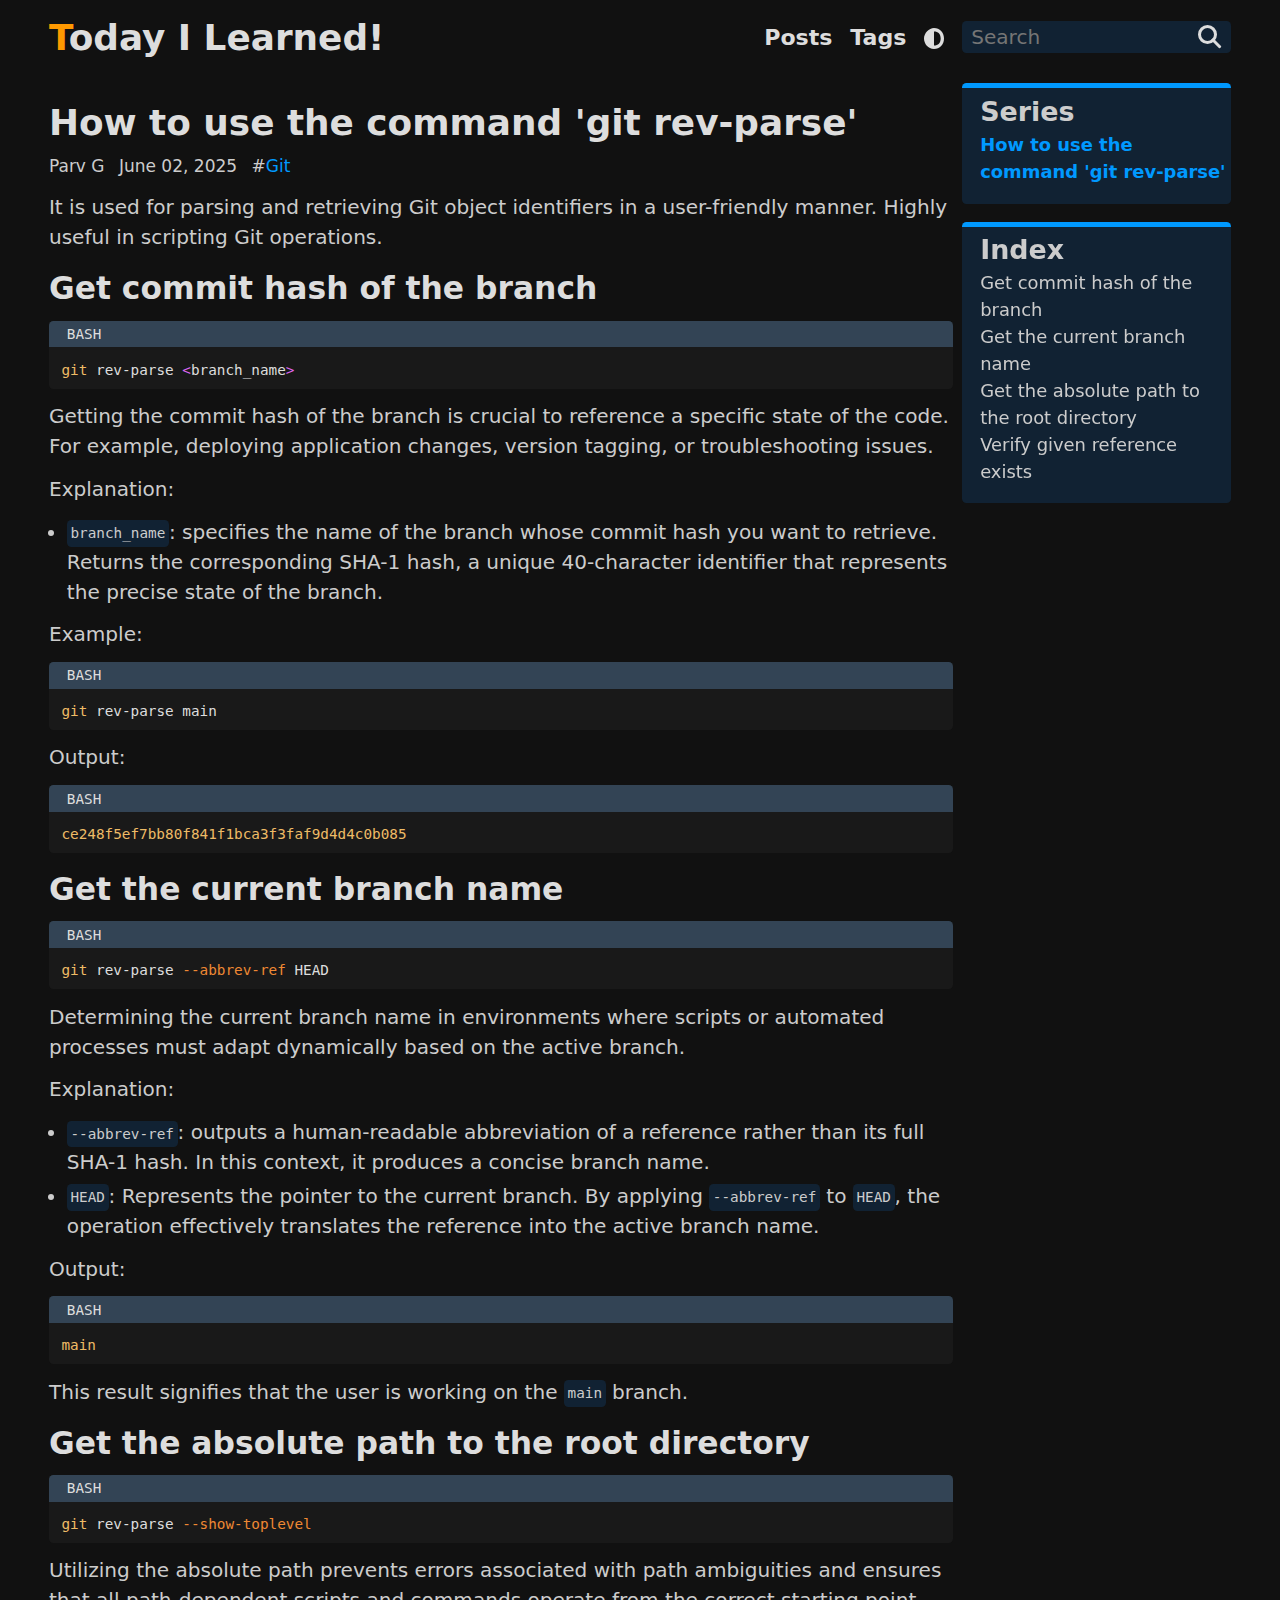
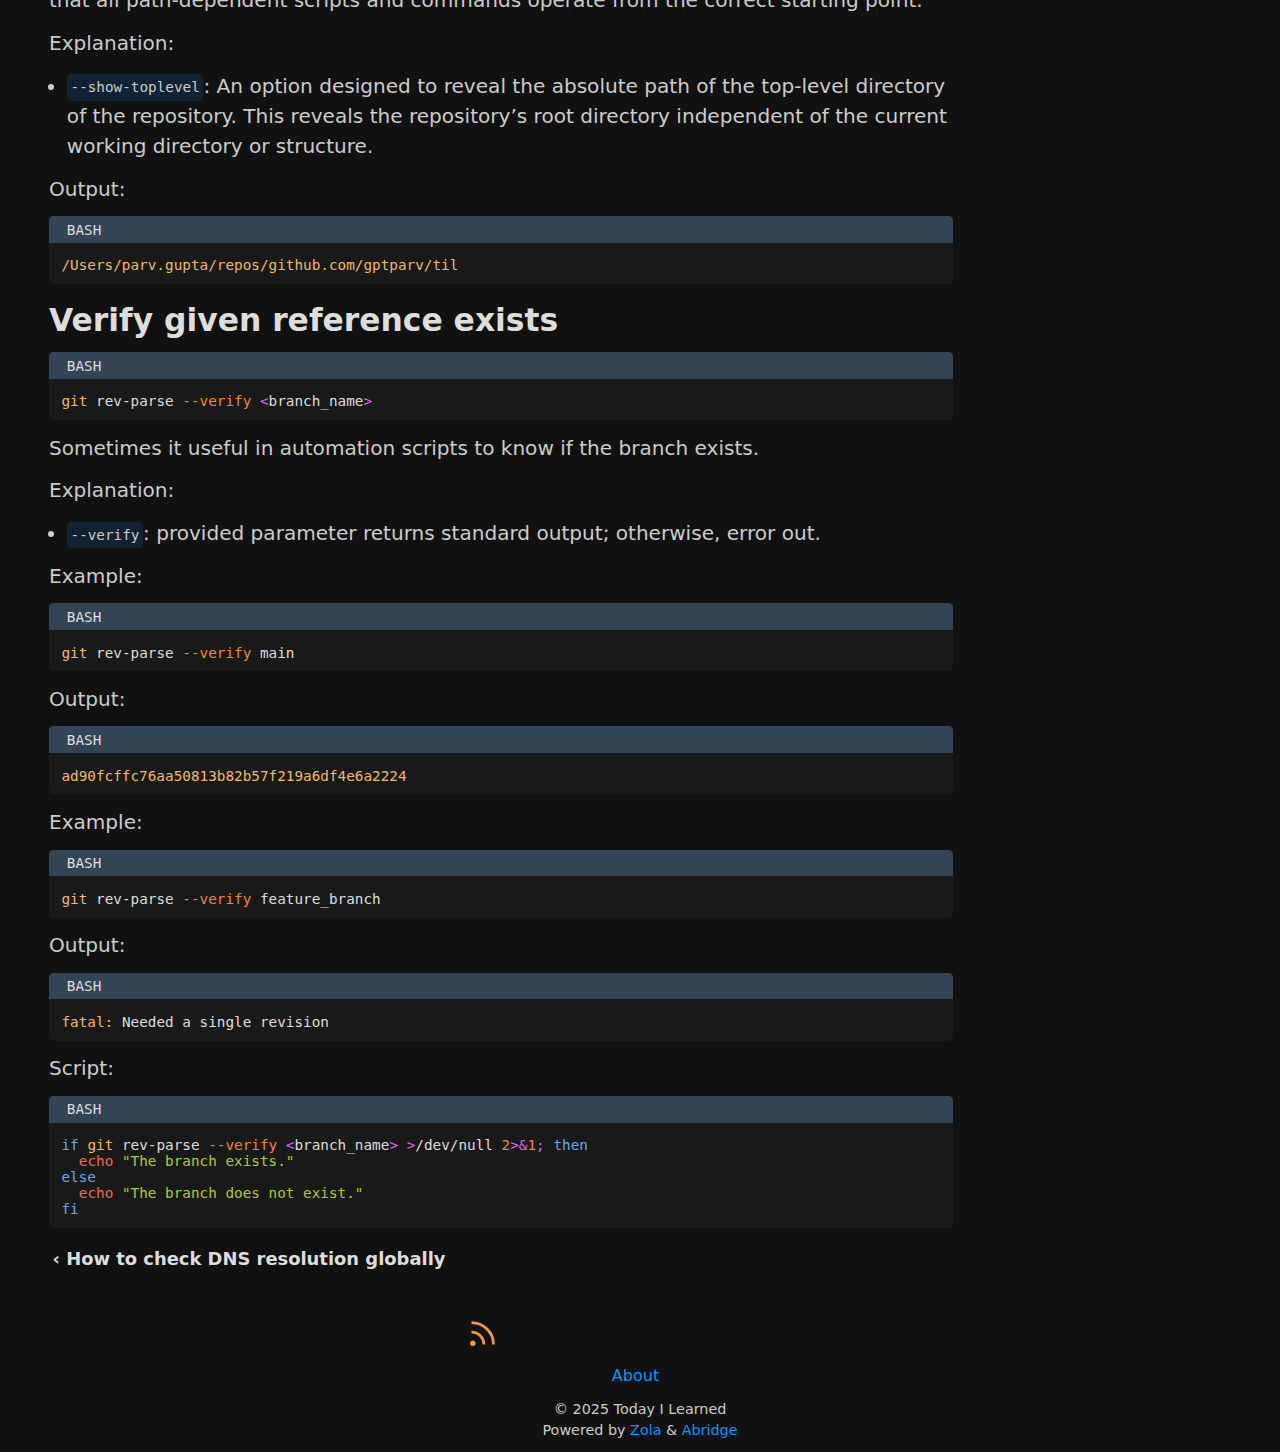
<file: git/rev-parse/index.html>
<!DOCTYPE html>
<html lang="en">
<head>
  <script src="https://gptparv.github.io/til/js/theme.min.js" integrity="sha384-pb++s6uBRKaQv+iAXpgA/H3IlpLZdO14tTwuCI7uXmz4aaZdByoCcM+6BhynMq/1"></script>
  <link rel="stylesheet" href="https://gptparv.github.io/til/abridge.css?h=13bb51e6f91ba948b2ca" />
  <meta charset="utf-8" />
  <meta http-equiv="x-ua-compatible" content="ie=edge" />
  <meta name="viewport" content="width=device-width, initial-scale=1" />
  <meta name="base" content="https://gptparv.github.io/til" />
  <meta name="HandheldFriendly" content="True" />
  <meta name="mobile-web-app-capable" content="yes" />
  <meta name="apple-mobile-web-app-capable" content="yes" />
  <meta name="apple-mobile-web-app-status-bar-style" content="default" />
  <meta name="theme-color" content="#333333" />
  <meta name="msapplication-TileColor" content="#333333" />
  <link rel="manifest" href="https://gptparv.github.io/til/manifest.min.json" />
  <link rel="mask-icon" href="https://gptparv.github.io/til/safari-pinned-tab.svg" color="#ff9900" />
  <link rel="icon" type="image/svg+xml" href="https://gptparv.github.io/til/favicon.svg" />
  <link rel="apple-touch-icon" sizes="180x180" href="https://gptparv.github.io/til/apple-touch-icon.png" />
  <link rel="icon" type="image/png" sizes="32x32" href="https://gptparv.github.io/til/favicon-32x32.png" />
  <link rel="icon" type="image/png" sizes="16x16" href="https://gptparv.github.io/til/favicon-16x16.png" />
  <link rel="alternate" type="application/atom+xml" title="Today I Learned Atom Feed" href="https://gptparv.github.io/til/atom.xml" />
  <meta name="robots" content="index, follow" />
  <meta name="googlebot" content="index, follow, max-snippet:-1, max-image-preview:large, max-video-preview:-1" />
  <meta name="bingbot" content="index, follow, max-snippet:-1, max-image-preview:large, max-video-preview:-1" />
  <title>How to use the command 'git rev-parse' | Today I Learned</title>
  <meta name="author" content="Parv G" />
  <meta name="copyright" content="Today I Learned" />
  <meta name="description" content="It is used for parsing and retrieving Git object identifiers in a user-friendly manner." />
  <link rel="canonical" href="https://gptparv.github.io/til/git/rev-parse/" />
  <meta name="keywords" content="Git, Abridge, Abridge.css, Zola, Theme, Zola Theme, getzola, Semantic Html, Fast, lightweight" />
  <meta name="google-site-verification" content="Your Google Site verification code." />
  <meta name="msvalidate.01" content="Your Bing Site verification code." />
  <meta property="og:url" content="https://gptparv.github.io/til/git/rev-parse/" />
  <meta name="twitter:url" content="https://gptparv.github.io/til/git/rev-parse/" />
  <meta property="og:description" content="It is used for parsing and retrieving Git object identifiers in a user-friendly manner." />
  <meta name="twitter:description" content="It is used for parsing and retrieving Git object identifiers in a user-friendly manner." />
  <meta property="og:title" content="How to use the command &#x27;git rev-parse&#x27; | Today I Learned" />
  <meta name="twitter:title" content="How to use the command &#x27;git rev-parse&#x27; | Today I Learned" />
  <meta name="twitter:card" content="summary_large_image" />
  <meta name="twitter:image" content="https://gptparv.github.io/til/banner.png" />
  <meta property="og:image" content="https://gptparv.github.io/til/banner.png" />
  <meta property="og:site_name" content="Today I Learned" />
  <meta property="og:locale" content="en_US" />
  <meta property="og:type" content="website" />
  <meta property="og:updated_time" content="2025-06-02" />
  <meta name="twitter:site" content="@your-user-name" />
  <meta name="twitter:creator" content="@your-user-name" />
  <script defer src="https://gptparv.github.io/til/js/abridge.min.js?h=e0f9a881a665c86cce9c" integrity="sha384-QF67y7RnPkuDrJNQqn3/7nYxqxWkW/qHI7zN0WTES1aXbf+TotoByRBb835fUE6U"></script>
  <noscript><link rel="stylesheet" href="https://gptparv.github.io/til/nojs.css" /></noscript>
</head>
<body>
  <header>
    <nav>
      <div><big><a href="https://gptparv.github.io/til" title="Today I Learned"><font color="#f90">T</font>oday I Learned!</a></big></div>
      <div>

        <div>
          <ul><li><a class="s110" href="https://gptparv.github.io/til/archive/"> Posts </a></li><li><a class="s110" href="https://gptparv.github.io/til/tags/"> Tags </a></li><li><i type="reset" id="mode" class="js svgs adjust"></i></ul>
        </div>

        <div>
          <div>
            <form autocomplete=off class="js" name="goSearch" id="searchbox">
              <div class="searchd">
                <input id="searchinput" type="text" placeholder="Search" title="Search" />
                <button type="submit" title="Search" class="svgs svgm search"></button>
              </div>
              <div class="results"><div id="suggestions"></div></div>
            </form>
          </div>
        </div>

      </div>
    </nav>
  </header>
  <main>
    <article>
      <h1><a href="https://gptparv.github.io/til/git/rev-parse/">How to use the command 'git rev-parse'</a></h1>

      <span class="s95"> Parv G <span class="rpad"></span> June 02, 2025 <span class="rpad"></span> #<a href="https://gptparv.github.io/til/tags/git/">Git</a> </span>

    
        <div class="block">
      <div class="blockdiv">
        <a class="b s150" href="https://gptparv.github.io/til/tags/git/">Git (Series)</a><br>
            <a class="scur" href="https://gptparv.github.io/til/git/rev-parse/">How to use the command &#x27;git rev-parse&#x27;</a><br> 
          
      </div>
    </div>


<p>It is used for parsing and retrieving Git object identifiers in a user-friendly manner. Highly useful in scripting Git operations.</p>
<h2 id="get-commit-hash-of-the-branch">Get commit hash of the branch</h2>
<pre data-lang="bash" class="language-bash z-code"><code class="language-bash" data-lang="bash"><span class="z-source z-shell z-bash"><span class="z-meta z-function-call z-shell"><span class="z-variable z-function z-shell">git</span></span><span class="z-meta z-function-call z-arguments z-shell"> rev-parse <span class="z-keyword z-operator z-assignment z-redirection z-shell">&lt;</span>branch_name<span class="z-keyword z-operator z-assignment z-redirection z-shell">&gt;</span>
</span></span></code></pre>
<p>Getting the commit hash of the branch is crucial to reference a specific state of the code. For example, deploying application changes, version tagging, or troubleshooting issues.</p>
<p>Explanation:</p>
<ul>
<li><code>branch_name</code>: specifies the name of the branch whose commit hash you want to retrieve. Returns the corresponding SHA-1 hash, a unique 40-character identifier that represents the precise state of the branch.</li>
</ul>
<p>Example:</p>
<pre data-lang="bash" class="language-bash z-code"><code class="language-bash" data-lang="bash"><span class="z-source z-shell z-bash"><span class="z-meta z-function-call z-shell"><span class="z-variable z-function z-shell">git</span></span><span class="z-meta z-function-call z-arguments z-shell"> rev-parse main</span>
</span></code></pre>
<p>Output:</p>
<pre data-lang="bash" class="language-bash z-code"><code class="language-bash" data-lang="bash"><span class="z-source z-shell z-bash"><span class="z-meta z-function-call z-shell"><span class="z-variable z-function z-shell">ce248f5ef7bb80f841f1bca3f3faf9d4d4c0b085</span></span>
</span></code></pre>
<h2 id="get-the-current-branch-name">Get the current branch name</h2>
<pre data-lang="bash" class="language-bash z-code"><code class="language-bash" data-lang="bash"><span class="z-source z-shell z-bash"><span class="z-meta z-function-call z-shell"><span class="z-variable z-function z-shell">git</span></span><span class="z-meta z-function-call z-arguments z-shell"> rev-parse<span class="z-variable z-parameter z-option z-shell"><span class="z-punctuation z-definition z-parameter z-shell"> --</span>abbrev-ref</span> HEAD</span>
</span></code></pre>
<p>Determining the current branch name in environments where scripts or automated processes must adapt dynamically based on the active branch.</p>
<p>Explanation:</p>
<ul>
<li><code>--abbrev-ref</code>: outputs a human-readable abbreviation of a reference rather than its full SHA-1 hash. In this context, it produces a concise branch name.</li>
<li><code>HEAD</code>: Represents the pointer to the current branch. By applying <code>--abbrev-ref</code> to <code>HEAD</code>, the operation effectively translates the reference into the active branch name.</li>
</ul>
<p>Output:</p>
<pre data-lang="bash" class="language-bash z-code"><code class="language-bash" data-lang="bash"><span class="z-source z-shell z-bash"><span class="z-meta z-function-call z-shell"><span class="z-variable z-function z-shell">main</span></span>
</span></code></pre>
<p>This result signifies that the user is working on the <code>main</code> branch.</p>
<h2 id="get-the-absolute-path-to-the-root-directory">Get the absolute path to the root directory</h2>
<pre data-lang="bash" class="language-bash z-code"><code class="language-bash" data-lang="bash"><span class="z-source z-shell z-bash"><span class="z-meta z-function-call z-shell"><span class="z-variable z-function z-shell">git</span></span><span class="z-meta z-function-call z-arguments z-shell"> rev-parse<span class="z-variable z-parameter z-option z-shell"><span class="z-punctuation z-definition z-parameter z-shell"> --</span>show-toplevel</span></span>
</span></code></pre>
<p>Utilizing the absolute path prevents errors associated with path ambiguities and ensures that all path-dependent scripts and commands operate from the correct starting point.</p>
<p>Explanation:</p>
<ul>
<li><code>--show-toplevel</code>: An option designed to reveal the absolute path of the top-level directory of the repository. This reveals the repository’s root directory independent of the current working directory or structure.</li>
</ul>
<p>Output:</p>
<pre data-lang="bash" class="language-bash z-code"><code class="language-bash" data-lang="bash"><span class="z-source z-shell z-bash"><span class="z-meta z-function-call z-shell"><span class="z-variable z-function z-shell">/Users/parv.gupta/repos/github.com/gptparv/til</span></span>
</span></code></pre>
<h2 id="verify-given-reference-exists">Verify given reference exists</h2>
<pre data-lang="bash" class="language-bash z-code"><code class="language-bash" data-lang="bash"><span class="z-source z-shell z-bash"><span class="z-meta z-function-call z-shell"><span class="z-variable z-function z-shell">git</span></span><span class="z-meta z-function-call z-arguments z-shell"> rev-parse<span class="z-variable z-parameter z-option z-shell"><span class="z-punctuation z-definition z-parameter z-shell"> --</span>verify</span> <span class="z-keyword z-operator z-assignment z-redirection z-shell">&lt;</span>branch_name<span class="z-keyword z-operator z-assignment z-redirection z-shell">&gt;</span>
</span></span></code></pre>
<p>Sometimes it useful in automation scripts to know if the branch exists.</p>
<p>Explanation:</p>
<ul>
<li><code>--verify</code>: provided parameter returns standard output; otherwise, error out.</li>
</ul>
<p>Example:</p>
<pre data-lang="bash" class="language-bash z-code"><code class="language-bash" data-lang="bash"><span class="z-source z-shell z-bash"><span class="z-meta z-function-call z-shell"><span class="z-variable z-function z-shell">git</span></span><span class="z-meta z-function-call z-arguments z-shell"> rev-parse<span class="z-variable z-parameter z-option z-shell"><span class="z-punctuation z-definition z-parameter z-shell"> --</span>verify</span> main</span>
</span></code></pre>
<p>Output:</p>
<pre data-lang="bash" class="language-bash z-code"><code class="language-bash" data-lang="bash"><span class="z-source z-shell z-bash"><span class="z-meta z-function-call z-shell"><span class="z-variable z-function z-shell">ad90fcffc76aa50813b82b57f219a6df4e6a2224</span></span>
</span></code></pre>
<p>Example:</p>
<pre data-lang="bash" class="language-bash z-code"><code class="language-bash" data-lang="bash"><span class="z-source z-shell z-bash"><span class="z-meta z-function-call z-shell"><span class="z-variable z-function z-shell">git</span></span><span class="z-meta z-function-call z-arguments z-shell"> rev-parse<span class="z-variable z-parameter z-option z-shell"><span class="z-punctuation z-definition z-parameter z-shell"> --</span>verify</span> feature_branch</span>
</span></code></pre>
<p>Output:</p>
<pre data-lang="bash" class="language-bash z-code"><code class="language-bash" data-lang="bash"><span class="z-source z-shell z-bash"><span class="z-meta z-function-call z-shell"><span class="z-variable z-function z-shell">fatal:</span></span><span class="z-meta z-function-call z-arguments z-shell"> Needed a single revision</span>
</span></code></pre>
<p>Script:</p>
<pre data-lang="bash" class="language-bash z-code"><code class="language-bash" data-lang="bash"><span class="z-source z-shell z-bash"><span class="z-keyword z-control z-conditional z-if z-shell">if</span> <span class="z-meta z-function-call z-shell"><span class="z-variable z-function z-shell">git</span></span><span class="z-meta z-function-call z-arguments z-shell"> rev-parse<span class="z-variable z-parameter z-option z-shell"><span class="z-punctuation z-definition z-parameter z-shell"> --</span>verify</span> <span class="z-keyword z-operator z-assignment z-redirection z-shell">&lt;</span>branch_name<span class="z-keyword z-operator z-assignment z-redirection z-shell">&gt;</span> <span class="z-keyword z-operator z-assignment z-redirection z-shell">&gt;</span>/dev/null <span class="z-constant z-numeric z-integer z-decimal z-file-descriptor z-shell">2</span><span class="z-keyword z-operator z-assignment z-redirection z-shell">&gt;&amp;</span><span class="z-constant z-numeric z-integer z-decimal z-file-descriptor z-shell">1</span></span><span class="z-keyword z-operator z-logical z-continue z-shell">;</span> <span class="z-keyword z-control z-conditional z-then z-shell">then</span>
</span><span class="z-source z-shell z-bash">  <span class="z-meta z-function-call z-shell"><span class="z-support z-function z-echo z-shell">echo</span></span><span class="z-meta z-function-call z-arguments z-shell"> <span class="z-string z-quoted z-double z-shell"><span class="z-punctuation z-definition z-string z-begin z-shell">&quot;</span>The branch exists.<span class="z-punctuation z-definition z-string z-end z-shell">&quot;</span></span></span>
</span><span class="z-source z-shell z-bash"><span class="z-keyword z-control z-conditional z-else z-shell">else</span>
</span><span class="z-source z-shell z-bash">  <span class="z-meta z-function-call z-shell"><span class="z-support z-function z-echo z-shell">echo</span></span><span class="z-meta z-function-call z-arguments z-shell"> <span class="z-string z-quoted z-double z-shell"><span class="z-punctuation z-definition z-string z-begin z-shell">&quot;</span>The branch does not exist.<span class="z-punctuation z-definition z-string z-end z-shell">&quot;</span></span></span>
</span><span class="z-source z-shell z-bash"><span class="z-keyword z-control z-conditional z-end z-shell">fi</span>
</span></code></pre>

      <nav>
        <div>
          <a href="https://gptparv.github.io/til/bash/dns-check/">&#8249; How to check DNS resolution globally</a>
        </div>
        <div>
        </div>
      </nav>
    </article>

    <div class="sblock">
      <div class="blockdiv">
        <a class="b s150" href="https://gptparv.github.io/til/tags/git/">Series</a><br>
            
      <a class="scur" href="https://gptparv.github.io/til/git/rev-parse/">How to use the command &#x27;git rev-parse&#x27;</a><br>
    
      </div>
      <div class="blockdiv sticky">
        <a class="b s150" href="#">Index</a>
        <div>
          <a href="#get-commit-hash-of-the-branch">Get commit hash of the branch</a>
        </div>
        <div>
          <a href="#get-the-current-branch-name">Get the current branch name</a>
        </div>
        <div>
          <a href="#get-the-absolute-path-to-the-root-directory">Get the absolute path to the root directory</a>
        </div>
        <div>
          <a href="#verify-given-reference-exists">Verify given reference exists</a>
        </div>
      </div>
    </div>
  </main>
  <footer>
    <div class="c">
      <nav class="tpad"><div><a type="application/atom+xml" href="https://gptparv.github.io/til/atom.xml" target="_blank" title="Today I Learned Atom Feed"><i type="Button" class="svg rss" title="Today I Learned Atom Feed"></i></a><a class="js m-protected" href="#bmFtZUBleGFtcGxlLmNvbQ==" target="_blank" title="Mail"><i type="Button" class="svg mail" title="Mail"></i></a><a href="https://mastodon.example.com/@username" target="_blank" title="Mastodon" rel="me"><i type="Button" class="svg mastodon" title="Mastodon"></i></a><a href="https://matrix.example.com/" target="_blank" title="Element"><i type="Button" class="svg element" title="Element"></i></a><a href="https://github.com/your-user-name/" target="_blank" title="Github"><i type="Button" class="svg github" title="Github"></i></a><a href="https://www.instagram.com/your-user-name/" target="_blank" title="Instagram"><i type="Button" class="svg instagram" title="Instagram"></i></a><a href="https://www.youtube.com/channel&#x2F;your-channel-id" target="_blank" title="YouTube"><i type="Button" class="svg youtube" title="YouTube"></i></a><a href="https://www.twitch.tv/your-user-name/" target="_blank" title="Twitch"><i type="Button" class="svg twitch" title="Twitch"></i></a><a href="https://www.ko-fi.com/your-user-name/" target="_blank" title="Support me on Ko-fi"><i type="Button" class="svg kofi" title="Support me on Ko-fi"></i></a></div></nav>
      <nav class="vpad">
        <a class="rpad s90" href="https://gptparv.github.io/til/about/"> About </a>
      </nav>
      <p class="s80"> &copy; <span id="year">2025</span> Today I Learned</p>
      <p class="s80">Powered by <a href="https://www.getzola.org/" target="_blank">Zola</a> & <a href="https://github.com/jieiku/abridge/" target="_blank">Abridge</a></p>
    </div>
  </footer>
</body>
</html>
</file>
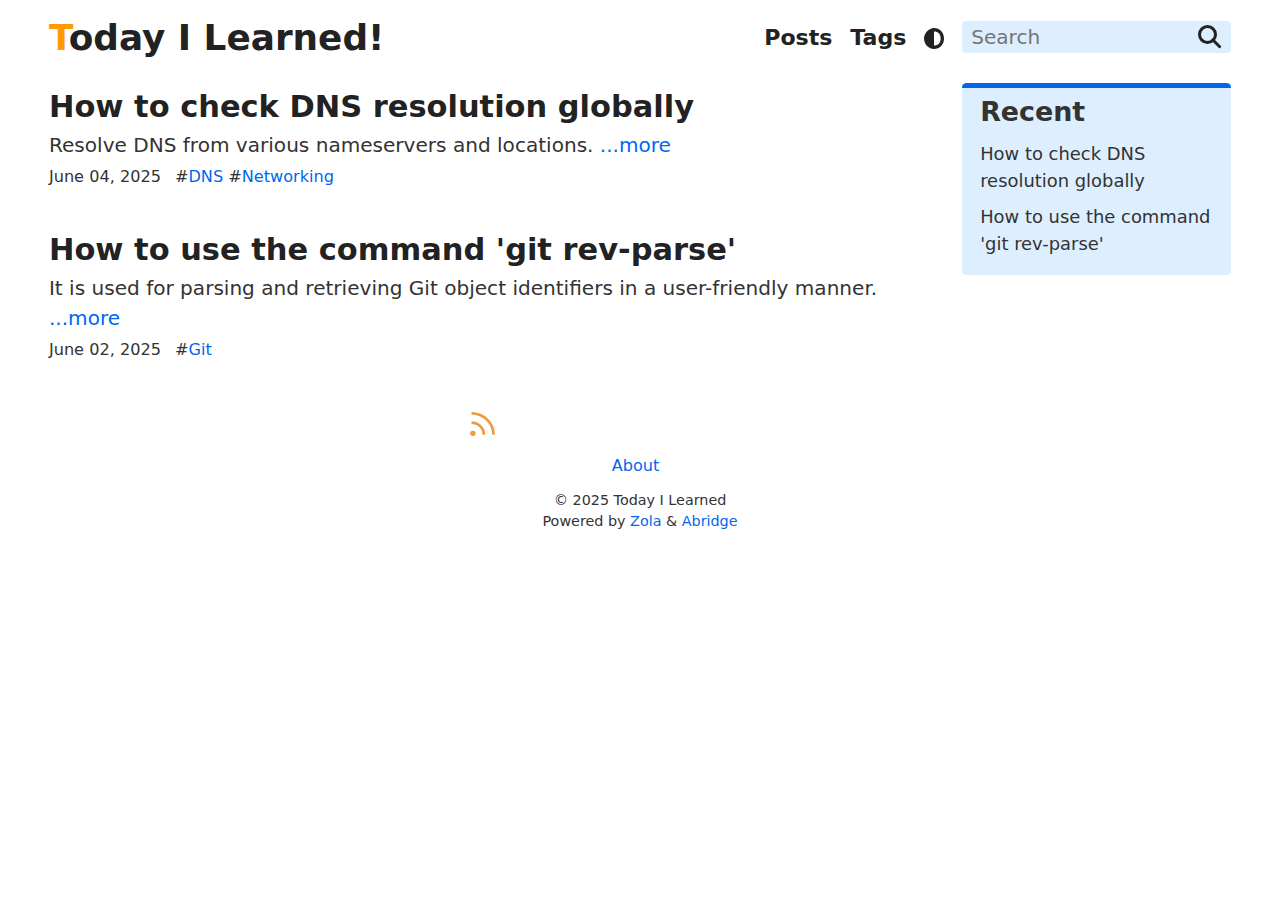
<file: page/1/index.html>
<!doctype html>
<meta charset="utf-8">
<link rel="canonical" href="https://gptparv.github.io/til/">
<meta http-equiv="refresh" content="0; url=https://gptparv.github.io/til/">
<title>Redirect</title>
<p><a href="https://gptparv.github.io/til/">Click here</a> to be redirected.</p>
</file>
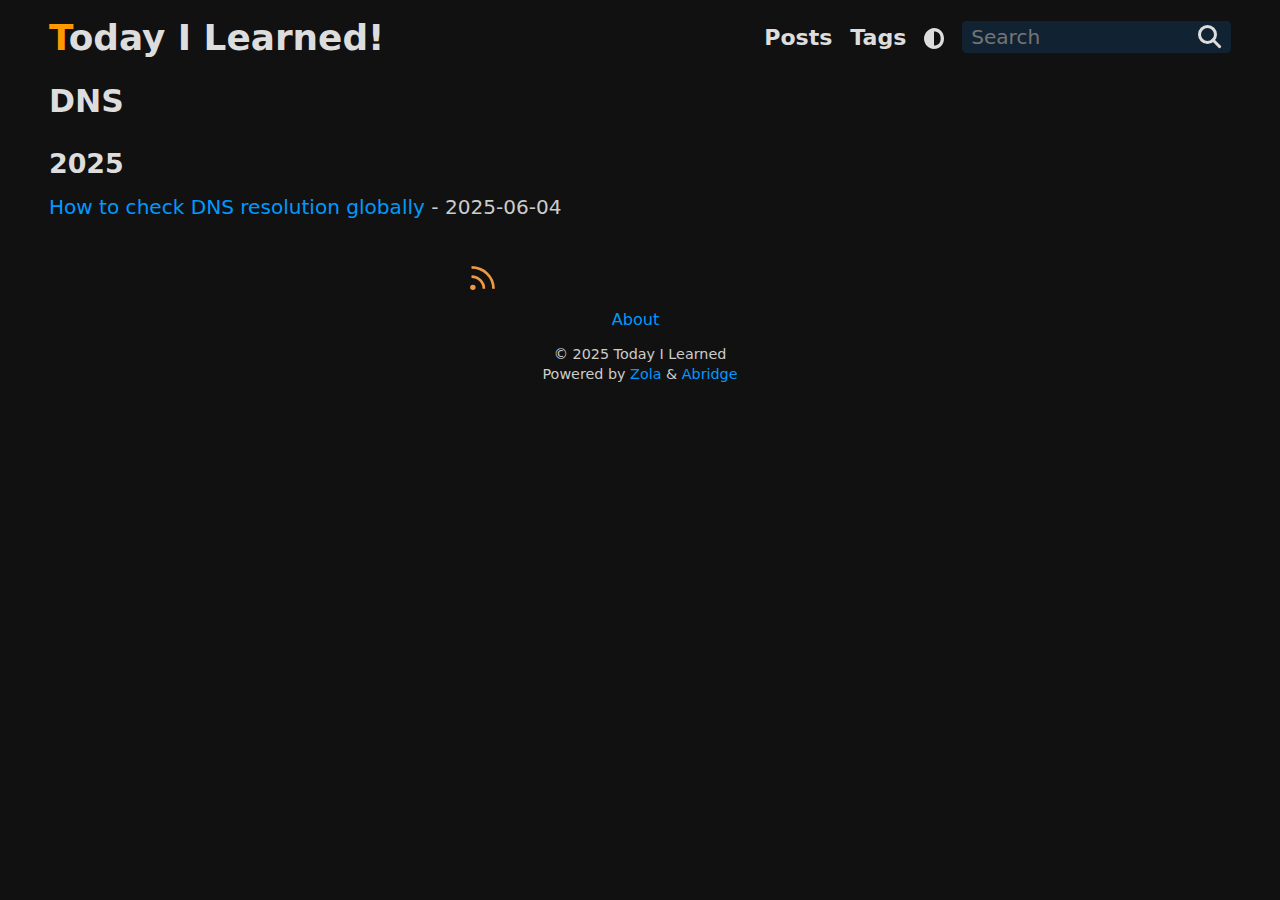
<file: tags/dns/index.html>
<!DOCTYPE html>
<html lang="en">
<head>
  <script src="https://gptparv.github.io/til/js/theme.min.js" integrity="sha384-pb++s6uBRKaQv+iAXpgA/H3IlpLZdO14tTwuCI7uXmz4aaZdByoCcM+6BhynMq/1"></script>
  <link rel="stylesheet" href="https://gptparv.github.io/til/abridge.css?h=13bb51e6f91ba948b2ca" />
  <meta charset="utf-8" />
  <meta http-equiv="x-ua-compatible" content="ie=edge" />
  <meta name="viewport" content="width=device-width, initial-scale=1" />
  <meta name="base" content="https://gptparv.github.io/til" />
  <meta name="HandheldFriendly" content="True" />
  <meta name="mobile-web-app-capable" content="yes" />
  <meta name="apple-mobile-web-app-capable" content="yes" />
  <meta name="apple-mobile-web-app-status-bar-style" content="default" />
  <meta name="theme-color" content="#333333" />
  <meta name="msapplication-TileColor" content="#333333" />
  <link rel="manifest" href="https://gptparv.github.io/til/manifest.min.json" />
  <link rel="mask-icon" href="https://gptparv.github.io/til/safari-pinned-tab.svg" color="#ff9900" />
  <link rel="icon" type="image/svg+xml" href="https://gptparv.github.io/til/favicon.svg" />
  <link rel="apple-touch-icon" sizes="180x180" href="https://gptparv.github.io/til/apple-touch-icon.png" />
  <link rel="icon" type="image/png" sizes="32x32" href="https://gptparv.github.io/til/favicon-32x32.png" />
  <link rel="icon" type="image/png" sizes="16x16" href="https://gptparv.github.io/til/favicon-16x16.png" />
  <link rel="alternate" type="application/atom+xml" title="Today I Learned Atom Feed" href="https://gptparv.github.io/til/atom.xml" />
  <meta name="robots" content="index, follow" />
  <meta name="googlebot" content="index, follow, max-snippet:-1, max-image-preview:large, max-video-preview:-1" />
  <meta name="bingbot" content="index, follow, max-snippet:-1, max-image-preview:large, max-video-preview:-1" />
  <title>DNS tag | Today I Learned</title>
  <meta name="author" content="Parv G" />
  <meta name="copyright" content="Today I Learned" />
  <meta name="description" content="Developer journal to keep record of learnings and knowledge base." />
  <link rel="canonical" href="https://gptparv.github.io/til/tags/dns/" />
  <meta name="keywords" content="Abridge, Abridge.css, Zola, Theme, Zola Theme, getzola, Semantic Html, Fast, lightweight" />
  <meta name="google-site-verification" content="Your Google Site verification code." />
  <meta name="msvalidate.01" content="Your Bing Site verification code." />
  <meta property="og:url" content="https://gptparv.github.io/til/tags/dns/" />
  <meta name="twitter:url" content="https://gptparv.github.io/til/tags/dns/" />
  <meta property="og:description" content="Developer journal to keep record of learnings and knowledge base." />
  <meta name="twitter:description" content="Developer journal to keep record of learnings and knowledge base." />
  <meta property="og:title" content="Today I Learned" />
  <meta name="twitter:title" content="Today I Learned" />
  <meta name="twitter:card" content="summary_large_image" />
  <meta name="twitter:image" content="https://gptparv.github.io/til/banner.png" />
  <meta property="og:image" content="https://gptparv.github.io/til/banner.png" />
  <meta property="og:site_name" content="Today I Learned" />
  <meta property="og:locale" content="en_US" />
  <meta property="og:type" content="website" />
  <meta property="og:updated_time" content="2023-05-15T07:07:00-07:00" />
  <meta name="twitter:site" content="@your-user-name" />
  <meta name="twitter:creator" content="@your-user-name" />
  <script defer src="https://gptparv.github.io/til/js/abridge.min.js?h=e0f9a881a665c86cce9c" integrity="sha384-QF67y7RnPkuDrJNQqn3/7nYxqxWkW/qHI7zN0WTES1aXbf+TotoByRBb835fUE6U"></script>
  <noscript><link rel="stylesheet" href="https://gptparv.github.io/til/nojs.css" /></noscript>
</head>
<body>
  <header>
    <nav>
      <div><big><a href="https://gptparv.github.io/til" title="Today I Learned"><font color="#f90">T</font>oday I Learned!</a></big></div>
      <div>

        <div>
          <ul><li><a class="s110" href="https://gptparv.github.io/til/archive/"> Posts </a></li><li><a class="s110" href="https://gptparv.github.io/til/tags/"> Tags </a></li><li><i type="reset" id="mode" class="js svgs adjust"></i></ul>
        </div>

        <div>
          <div>
            <form autocomplete=off class="js" name="goSearch" id="searchbox">
              <div class="searchd">
                <input id="searchinput" type="text" placeholder="Search" title="Search" />
                <button type="submit" title="Search" class="svgs svgm search"></button>
              </div>
              <div class="results"><div id="suggestions"></div></div>
            </form>
          </div>
        </div>

      </div>
    </nav>
  </header>
  <main>
    <div>
      <h2>DNS</h2>
      <h3 class="tpad">2025</h3>
      <p><a href="https://gptparv.github.io/til/bash/dns-check/">How to check DNS resolution globally</a> - <time datetime="2025-06-04">2025-06-04</time></p>
    </div>
  </main>
  <footer>
    <div class="c">
      <nav class="tpad"><div><a type="application/atom+xml" href="https://gptparv.github.io/til/atom.xml" target="_blank" title="Today I Learned Atom Feed"><i type="Button" class="svg rss" title="Today I Learned Atom Feed"></i></a><a class="js m-protected" href="#bmFtZUBleGFtcGxlLmNvbQ==" target="_blank" title="Mail"><i type="Button" class="svg mail" title="Mail"></i></a><a href="https://mastodon.example.com/@username" target="_blank" title="Mastodon" rel="me"><i type="Button" class="svg mastodon" title="Mastodon"></i></a><a href="https://matrix.example.com/" target="_blank" title="Element"><i type="Button" class="svg element" title="Element"></i></a><a href="https://github.com/your-user-name/" target="_blank" title="Github"><i type="Button" class="svg github" title="Github"></i></a><a href="https://www.instagram.com/your-user-name/" target="_blank" title="Instagram"><i type="Button" class="svg instagram" title="Instagram"></i></a><a href="https://www.youtube.com/channel&#x2F;your-channel-id" target="_blank" title="YouTube"><i type="Button" class="svg youtube" title="YouTube"></i></a><a href="https://www.twitch.tv/your-user-name/" target="_blank" title="Twitch"><i type="Button" class="svg twitch" title="Twitch"></i></a><a href="https://www.ko-fi.com/your-user-name/" target="_blank" title="Support me on Ko-fi"><i type="Button" class="svg kofi" title="Support me on Ko-fi"></i></a></div></nav>
      <nav class="vpad">
        <a class="rpad s90" href="https://gptparv.github.io/til/about/"> About </a>
      </nav>
      <p class="s80"> &copy; <span id="year">2025</span> Today I Learned</p>
      <p class="s80">Powered by <a href="https://www.getzola.org/" target="_blank">Zola</a> & <a href="https://github.com/jieiku/abridge/" target="_blank">Abridge</a></p>
    </div>
  </footer>
</body>
</html>
</file>
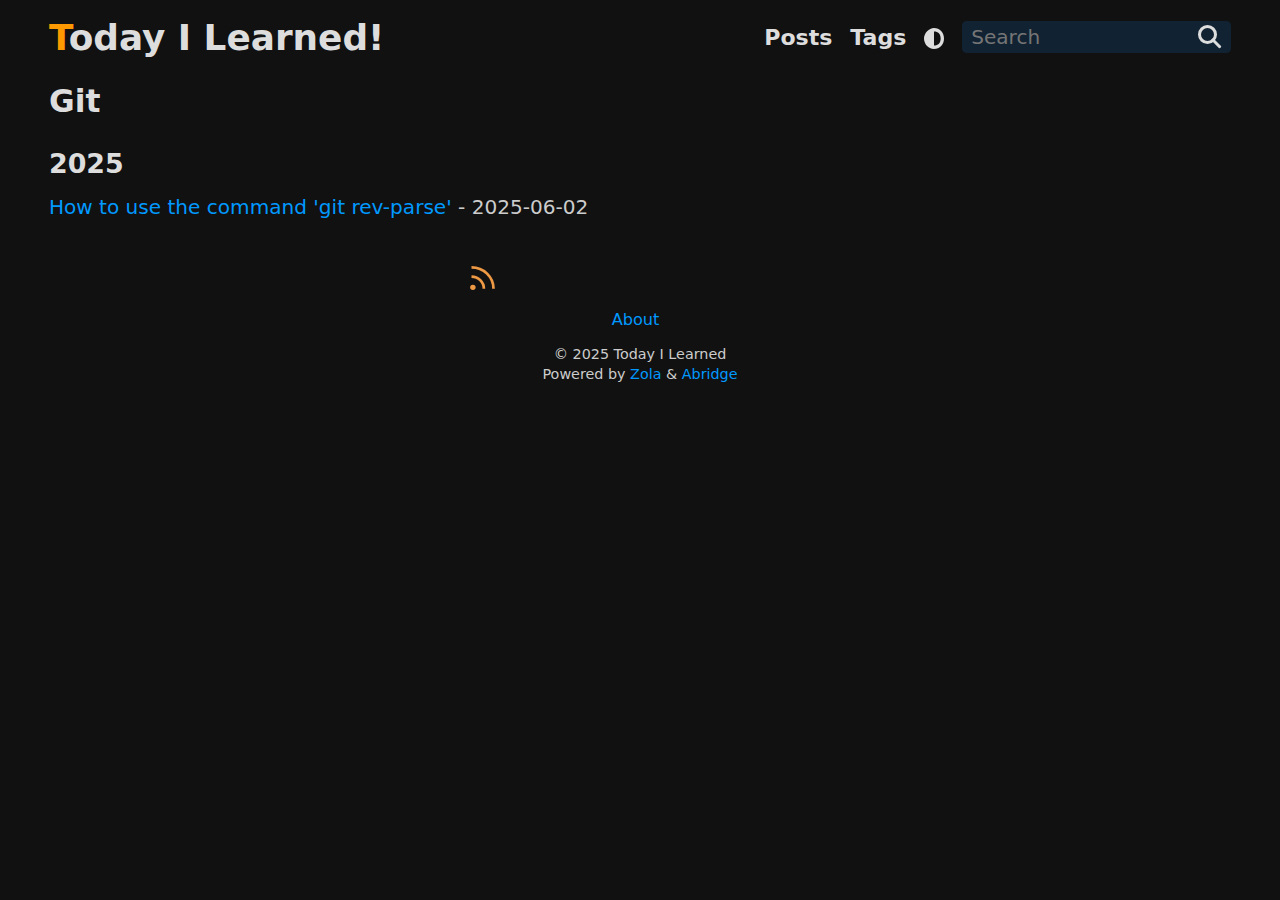
<file: tags/git/index.html>
<!DOCTYPE html>
<html lang="en">
<head>
  <script src="https://gptparv.github.io/til/js/theme.min.js" integrity="sha384-pb++s6uBRKaQv+iAXpgA/H3IlpLZdO14tTwuCI7uXmz4aaZdByoCcM+6BhynMq/1"></script>
  <link rel="stylesheet" href="https://gptparv.github.io/til/abridge.css?h=13bb51e6f91ba948b2ca" />
  <meta charset="utf-8" />
  <meta http-equiv="x-ua-compatible" content="ie=edge" />
  <meta name="viewport" content="width=device-width, initial-scale=1" />
  <meta name="base" content="https://gptparv.github.io/til" />
  <meta name="HandheldFriendly" content="True" />
  <meta name="mobile-web-app-capable" content="yes" />
  <meta name="apple-mobile-web-app-capable" content="yes" />
  <meta name="apple-mobile-web-app-status-bar-style" content="default" />
  <meta name="theme-color" content="#333333" />
  <meta name="msapplication-TileColor" content="#333333" />
  <link rel="manifest" href="https://gptparv.github.io/til/manifest.min.json" />
  <link rel="mask-icon" href="https://gptparv.github.io/til/safari-pinned-tab.svg" color="#ff9900" />
  <link rel="icon" type="image/svg+xml" href="https://gptparv.github.io/til/favicon.svg" />
  <link rel="apple-touch-icon" sizes="180x180" href="https://gptparv.github.io/til/apple-touch-icon.png" />
  <link rel="icon" type="image/png" sizes="32x32" href="https://gptparv.github.io/til/favicon-32x32.png" />
  <link rel="icon" type="image/png" sizes="16x16" href="https://gptparv.github.io/til/favicon-16x16.png" />
  <link rel="alternate" type="application/atom+xml" title="Today I Learned Atom Feed" href="https://gptparv.github.io/til/atom.xml" />
  <meta name="robots" content="index, follow" />
  <meta name="googlebot" content="index, follow, max-snippet:-1, max-image-preview:large, max-video-preview:-1" />
  <meta name="bingbot" content="index, follow, max-snippet:-1, max-image-preview:large, max-video-preview:-1" />
  <title>Git tag | Today I Learned</title>
  <meta name="author" content="Parv G" />
  <meta name="copyright" content="Today I Learned" />
  <meta name="description" content="Developer journal to keep record of learnings and knowledge base." />
  <link rel="canonical" href="https://gptparv.github.io/til/tags/git/" />
  <meta name="keywords" content="Abridge, Abridge.css, Zola, Theme, Zola Theme, getzola, Semantic Html, Fast, lightweight" />
  <meta name="google-site-verification" content="Your Google Site verification code." />
  <meta name="msvalidate.01" content="Your Bing Site verification code." />
  <meta property="og:url" content="https://gptparv.github.io/til/tags/git/" />
  <meta name="twitter:url" content="https://gptparv.github.io/til/tags/git/" />
  <meta property="og:description" content="Developer journal to keep record of learnings and knowledge base." />
  <meta name="twitter:description" content="Developer journal to keep record of learnings and knowledge base." />
  <meta property="og:title" content="Today I Learned" />
  <meta name="twitter:title" content="Today I Learned" />
  <meta name="twitter:card" content="summary_large_image" />
  <meta name="twitter:image" content="https://gptparv.github.io/til/banner.png" />
  <meta property="og:image" content="https://gptparv.github.io/til/banner.png" />
  <meta property="og:site_name" content="Today I Learned" />
  <meta property="og:locale" content="en_US" />
  <meta property="og:type" content="website" />
  <meta property="og:updated_time" content="2023-05-15T07:07:00-07:00" />
  <meta name="twitter:site" content="@your-user-name" />
  <meta name="twitter:creator" content="@your-user-name" />
  <script defer src="https://gptparv.github.io/til/js/abridge.min.js?h=e0f9a881a665c86cce9c" integrity="sha384-QF67y7RnPkuDrJNQqn3/7nYxqxWkW/qHI7zN0WTES1aXbf+TotoByRBb835fUE6U"></script>
  <noscript><link rel="stylesheet" href="https://gptparv.github.io/til/nojs.css" /></noscript>
</head>
<body>
  <header>
    <nav>
      <div><big><a href="https://gptparv.github.io/til" title="Today I Learned"><font color="#f90">T</font>oday I Learned!</a></big></div>
      <div>

        <div>
          <ul><li><a class="s110" href="https://gptparv.github.io/til/archive/"> Posts </a></li><li><a class="s110" href="https://gptparv.github.io/til/tags/"> Tags </a></li><li><i type="reset" id="mode" class="js svgs adjust"></i></ul>
        </div>

        <div>
          <div>
            <form autocomplete=off class="js" name="goSearch" id="searchbox">
              <div class="searchd">
                <input id="searchinput" type="text" placeholder="Search" title="Search" />
                <button type="submit" title="Search" class="svgs svgm search"></button>
              </div>
              <div class="results"><div id="suggestions"></div></div>
            </form>
          </div>
        </div>

      </div>
    </nav>
  </header>
  <main>
    <div>
      <h2>Git</h2>
      <h3 class="tpad">2025</h3>
      <p><a href="https://gptparv.github.io/til/git/rev-parse/">How to use the command &#x27;git rev-parse&#x27;</a> - <time datetime="2025-06-02">2025-06-02</time></p>
    </div>
  </main>
  <footer>
    <div class="c">
      <nav class="tpad"><div><a type="application/atom+xml" href="https://gptparv.github.io/til/atom.xml" target="_blank" title="Today I Learned Atom Feed"><i type="Button" class="svg rss" title="Today I Learned Atom Feed"></i></a><a class="js m-protected" href="#bmFtZUBleGFtcGxlLmNvbQ==" target="_blank" title="Mail"><i type="Button" class="svg mail" title="Mail"></i></a><a href="https://mastodon.example.com/@username" target="_blank" title="Mastodon" rel="me"><i type="Button" class="svg mastodon" title="Mastodon"></i></a><a href="https://matrix.example.com/" target="_blank" title="Element"><i type="Button" class="svg element" title="Element"></i></a><a href="https://github.com/your-user-name/" target="_blank" title="Github"><i type="Button" class="svg github" title="Github"></i></a><a href="https://www.instagram.com/your-user-name/" target="_blank" title="Instagram"><i type="Button" class="svg instagram" title="Instagram"></i></a><a href="https://www.youtube.com/channel&#x2F;your-channel-id" target="_blank" title="YouTube"><i type="Button" class="svg youtube" title="YouTube"></i></a><a href="https://www.twitch.tv/your-user-name/" target="_blank" title="Twitch"><i type="Button" class="svg twitch" title="Twitch"></i></a><a href="https://www.ko-fi.com/your-user-name/" target="_blank" title="Support me on Ko-fi"><i type="Button" class="svg kofi" title="Support me on Ko-fi"></i></a></div></nav>
      <nav class="vpad">
        <a class="rpad s90" href="https://gptparv.github.io/til/about/"> About </a>
      </nav>
      <p class="s80"> &copy; <span id="year">2025</span> Today I Learned</p>
      <p class="s80">Powered by <a href="https://www.getzola.org/" target="_blank">Zola</a> & <a href="https://github.com/jieiku/abridge/" target="_blank">Abridge</a></p>
    </div>
  </footer>
</body>
</html>
</file>
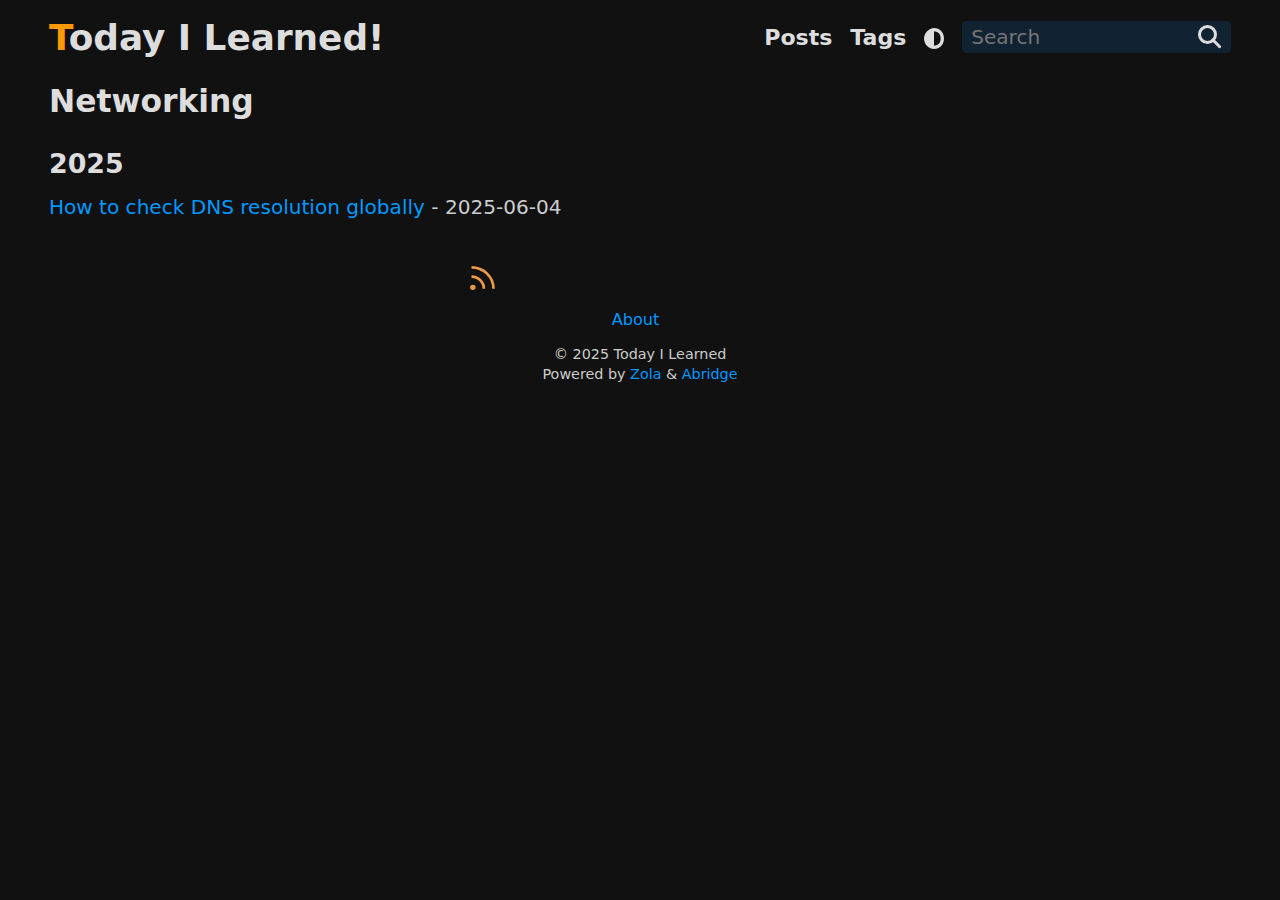
<file: tags/networking/index.html>
<!DOCTYPE html>
<html lang="en">
<head>
  <script src="https://gptparv.github.io/til/js/theme.min.js" integrity="sha384-pb++s6uBRKaQv+iAXpgA/H3IlpLZdO14tTwuCI7uXmz4aaZdByoCcM+6BhynMq/1"></script>
  <link rel="stylesheet" href="https://gptparv.github.io/til/abridge.css?h=13bb51e6f91ba948b2ca" />
  <meta charset="utf-8" />
  <meta http-equiv="x-ua-compatible" content="ie=edge" />
  <meta name="viewport" content="width=device-width, initial-scale=1" />
  <meta name="base" content="https://gptparv.github.io/til" />
  <meta name="HandheldFriendly" content="True" />
  <meta name="mobile-web-app-capable" content="yes" />
  <meta name="apple-mobile-web-app-capable" content="yes" />
  <meta name="apple-mobile-web-app-status-bar-style" content="default" />
  <meta name="theme-color" content="#333333" />
  <meta name="msapplication-TileColor" content="#333333" />
  <link rel="manifest" href="https://gptparv.github.io/til/manifest.min.json" />
  <link rel="mask-icon" href="https://gptparv.github.io/til/safari-pinned-tab.svg" color="#ff9900" />
  <link rel="icon" type="image/svg+xml" href="https://gptparv.github.io/til/favicon.svg" />
  <link rel="apple-touch-icon" sizes="180x180" href="https://gptparv.github.io/til/apple-touch-icon.png" />
  <link rel="icon" type="image/png" sizes="32x32" href="https://gptparv.github.io/til/favicon-32x32.png" />
  <link rel="icon" type="image/png" sizes="16x16" href="https://gptparv.github.io/til/favicon-16x16.png" />
  <link rel="alternate" type="application/atom+xml" title="Today I Learned Atom Feed" href="https://gptparv.github.io/til/atom.xml" />
  <meta name="robots" content="index, follow" />
  <meta name="googlebot" content="index, follow, max-snippet:-1, max-image-preview:large, max-video-preview:-1" />
  <meta name="bingbot" content="index, follow, max-snippet:-1, max-image-preview:large, max-video-preview:-1" />
  <title>Networking tag | Today I Learned</title>
  <meta name="author" content="Parv G" />
  <meta name="copyright" content="Today I Learned" />
  <meta name="description" content="Developer journal to keep record of learnings and knowledge base." />
  <link rel="canonical" href="https://gptparv.github.io/til/tags/networking/" />
  <meta name="keywords" content="Abridge, Abridge.css, Zola, Theme, Zola Theme, getzola, Semantic Html, Fast, lightweight" />
  <meta name="google-site-verification" content="Your Google Site verification code." />
  <meta name="msvalidate.01" content="Your Bing Site verification code." />
  <meta property="og:url" content="https://gptparv.github.io/til/tags/networking/" />
  <meta name="twitter:url" content="https://gptparv.github.io/til/tags/networking/" />
  <meta property="og:description" content="Developer journal to keep record of learnings and knowledge base." />
  <meta name="twitter:description" content="Developer journal to keep record of learnings and knowledge base." />
  <meta property="og:title" content="Today I Learned" />
  <meta name="twitter:title" content="Today I Learned" />
  <meta name="twitter:card" content="summary_large_image" />
  <meta name="twitter:image" content="https://gptparv.github.io/til/banner.png" />
  <meta property="og:image" content="https://gptparv.github.io/til/banner.png" />
  <meta property="og:site_name" content="Today I Learned" />
  <meta property="og:locale" content="en_US" />
  <meta property="og:type" content="website" />
  <meta property="og:updated_time" content="2023-05-15T07:07:00-07:00" />
  <meta name="twitter:site" content="@your-user-name" />
  <meta name="twitter:creator" content="@your-user-name" />
  <script defer src="https://gptparv.github.io/til/js/abridge.min.js?h=e0f9a881a665c86cce9c" integrity="sha384-QF67y7RnPkuDrJNQqn3/7nYxqxWkW/qHI7zN0WTES1aXbf+TotoByRBb835fUE6U"></script>
  <noscript><link rel="stylesheet" href="https://gptparv.github.io/til/nojs.css" /></noscript>
</head>
<body>
  <header>
    <nav>
      <div><big><a href="https://gptparv.github.io/til" title="Today I Learned"><font color="#f90">T</font>oday I Learned!</a></big></div>
      <div>

        <div>
          <ul><li><a class="s110" href="https://gptparv.github.io/til/archive/"> Posts </a></li><li><a class="s110" href="https://gptparv.github.io/til/tags/"> Tags </a></li><li><i type="reset" id="mode" class="js svgs adjust"></i></ul>
        </div>

        <div>
          <div>
            <form autocomplete=off class="js" name="goSearch" id="searchbox">
              <div class="searchd">
                <input id="searchinput" type="text" placeholder="Search" title="Search" />
                <button type="submit" title="Search" class="svgs svgm search"></button>
              </div>
              <div class="results"><div id="suggestions"></div></div>
            </form>
          </div>
        </div>

      </div>
    </nav>
  </header>
  <main>
    <div>
      <h2>Networking</h2>
      <h3 class="tpad">2025</h3>
      <p><a href="https://gptparv.github.io/til/bash/dns-check/">How to check DNS resolution globally</a> - <time datetime="2025-06-04">2025-06-04</time></p>
    </div>
  </main>
  <footer>
    <div class="c">
      <nav class="tpad"><div><a type="application/atom+xml" href="https://gptparv.github.io/til/atom.xml" target="_blank" title="Today I Learned Atom Feed"><i type="Button" class="svg rss" title="Today I Learned Atom Feed"></i></a><a class="js m-protected" href="#bmFtZUBleGFtcGxlLmNvbQ==" target="_blank" title="Mail"><i type="Button" class="svg mail" title="Mail"></i></a><a href="https://mastodon.example.com/@username" target="_blank" title="Mastodon" rel="me"><i type="Button" class="svg mastodon" title="Mastodon"></i></a><a href="https://matrix.example.com/" target="_blank" title="Element"><i type="Button" class="svg element" title="Element"></i></a><a href="https://github.com/your-user-name/" target="_blank" title="Github"><i type="Button" class="svg github" title="Github"></i></a><a href="https://www.instagram.com/your-user-name/" target="_blank" title="Instagram"><i type="Button" class="svg instagram" title="Instagram"></i></a><a href="https://www.youtube.com/channel&#x2F;your-channel-id" target="_blank" title="YouTube"><i type="Button" class="svg youtube" title="YouTube"></i></a><a href="https://www.twitch.tv/your-user-name/" target="_blank" title="Twitch"><i type="Button" class="svg twitch" title="Twitch"></i></a><a href="https://www.ko-fi.com/your-user-name/" target="_blank" title="Support me on Ko-fi"><i type="Button" class="svg kofi" title="Support me on Ko-fi"></i></a></div></nav>
      <nav class="vpad">
        <a class="rpad s90" href="https://gptparv.github.io/til/about/"> About </a>
      </nav>
      <p class="s80"> &copy; <span id="year">2025</span> Today I Learned</p>
      <p class="s80">Powered by <a href="https://www.getzola.org/" target="_blank">Zola</a> & <a href="https://github.com/jieiku/abridge/" target="_blank">Abridge</a></p>
    </div>
  </footer>
</body>
</html>
</file>
